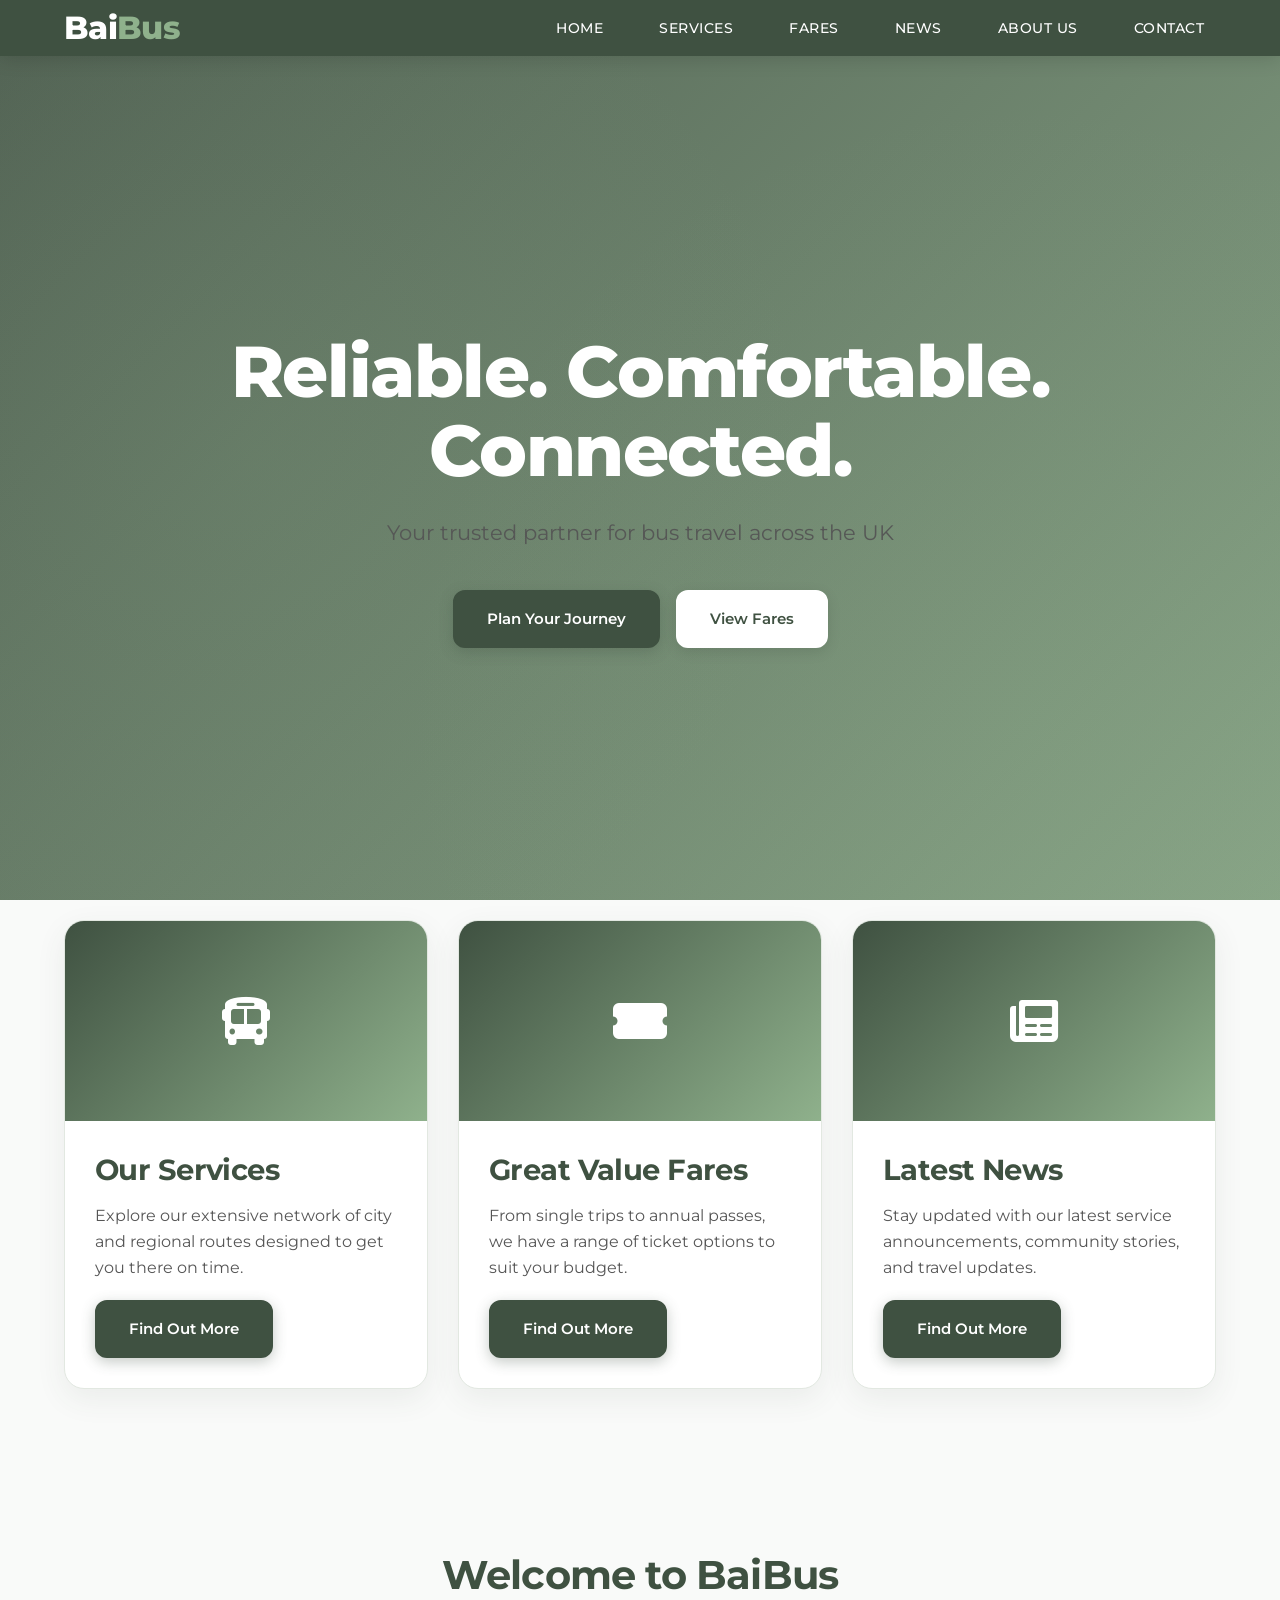
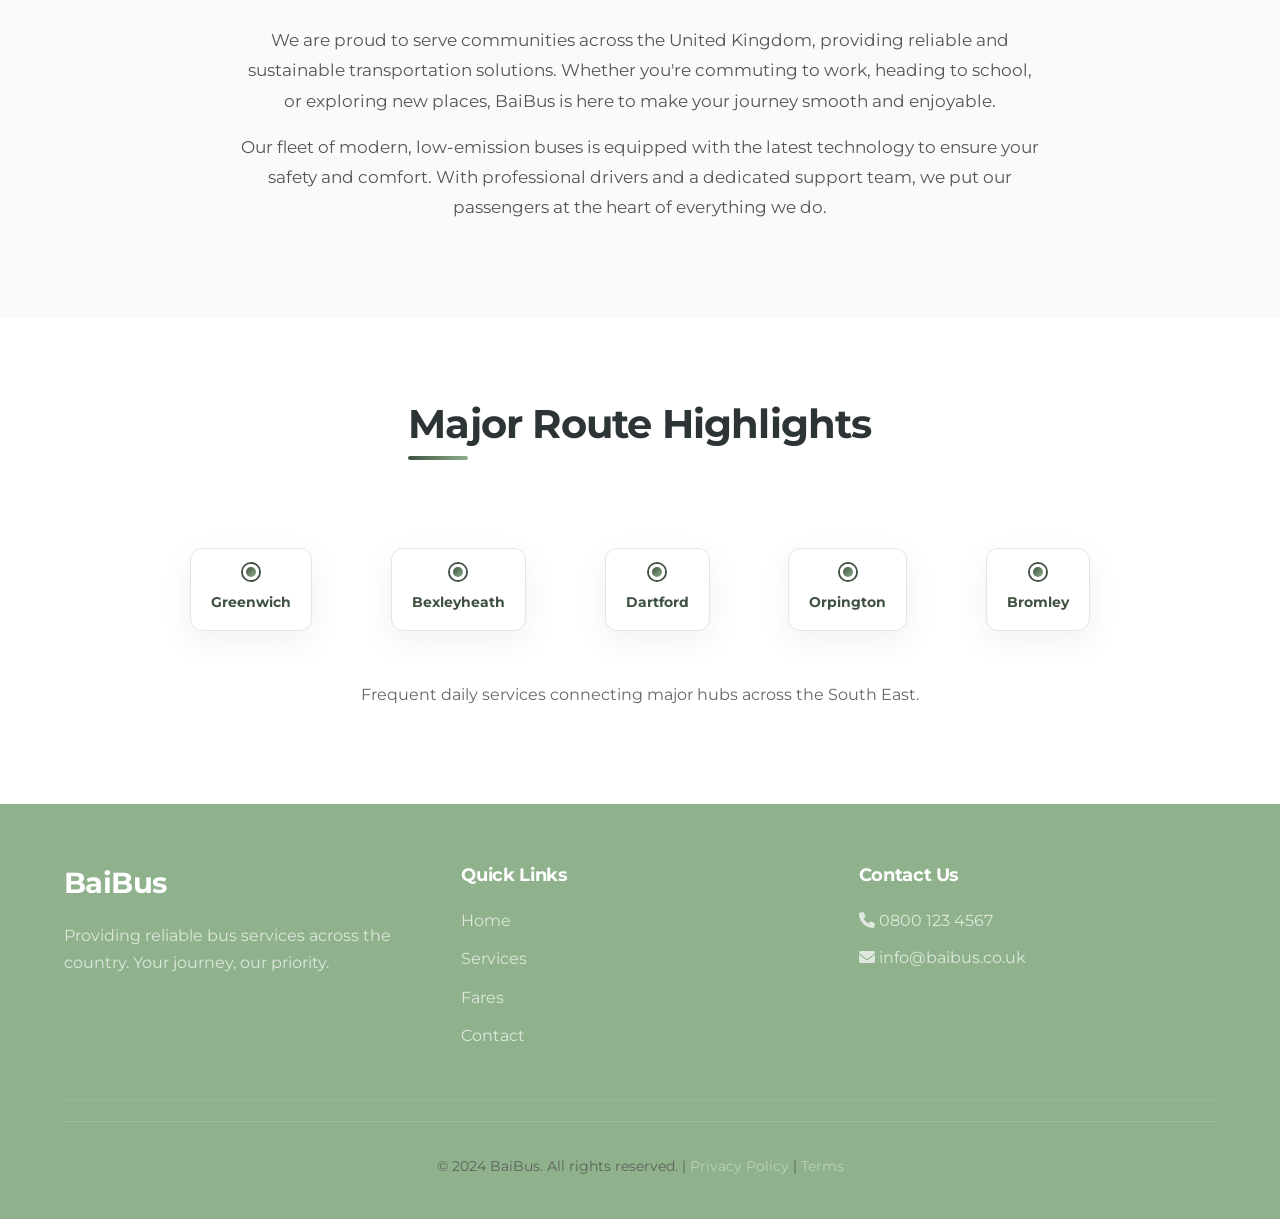
<file: index.html>
<!doctype html>
<html lang="en">
  <head>
    <meta charset="UTF-8" />
    <meta name="viewport" content="width=device-width, initial-scale=1.0" />
    <title>BaiBus - Your Journey, Our Priority</title>
    <link rel="stylesheet" href="css/styles.css" />
    <link
      rel="stylesheet"
      href="https://cdnjs.cloudflare.com/ajax/libs/font-awesome/6.0.0/css/all.min.css"
    />
    <link
      href="https://fonts.googleapis.com/css2?family=Montserrat:wght@300;400;500;600;700;800&family=Inter:wght@400;500;600&display=swap"
      rel="stylesheet"
    />
  </head>
  <body>
    <!-- Header -->
    <header>
      <div class="container">
        <div class="logo">
          <a href="index.html"
            ><h1>
              <span class="logo-bai">Bai</span><span class="logo-bus">Bus</span>
            </h1></a
          >
        </div>
        <nav>
          <ul>
            <li><a href="index.html">Home</a></li>
            <li><a href="services.html">Services</a></li>
            <li><a href="fares.html">Fares</a></li>
            <li><a href="news.html">News</a></li>
            <li><a href="about.html">About Us</a></li>
            <li><a href="contact.html">Contact</a></li>
          </ul>
        </nav>
        <div class="mobile-menu-toggle">
          <i class="fas fa-bars"></i>
        </div>
      </div>
    </header>

    <!-- Hero Section -->
    <section class="hero">
      <div class="hero-content">
        <h1>Reliable. Comfortable. Connected.</h1>
        <p>Your trusted partner for bus travel across the UK</p>
        <div class="hero-buttons">
          <a href="services.html" class="btn-primary">Plan Your Journey</a>
          <a href="fares.html" class="btn-secondary">View Fares</a>
        </div>
      </div>
    </section>

    <!-- Featured Services Grid -->
    <section class="featured-services">
      <div class="container">
        <div class="featured-grid">
          <!-- Card 1 -->
          <div class="feature-card">
            <div class="feature-image">
              <i class="fas fa-bus"></i>
            </div>
            <div class="feature-content">
              <h3>Our Services</h3>
              <p>
                Explore our extensive network of city and regional routes
                designed to get you there on time.
              </p>
              <a href="services.html" class="btn-primary">Find Out More</a>
            </div>
          </div>
          <!-- Card 2 -->
          <div class="feature-card">
            <div class="feature-image">
              <i class="fas fa-ticket-alt"></i>
            </div>
            <div class="feature-content">
              <h3>Great Value Fares</h3>
              <p>
                From single trips to annual passes, we have a range of ticket
                options to suit your budget.
              </p>
              <a href="fares.html" class="btn-primary">Find Out More</a>
            </div>
          </div>
          <!-- Card 3 -->
          <div class="feature-card">
            <div class="feature-image">
              <i class="fas fa-newspaper"></i>
            </div>
            <div class="feature-content">
              <h3>Latest News</h3>
              <p>
                Stay updated with our latest service announcements, community
                stories, and travel updates.
              </p>
              <a href="news.html" class="btn-primary">Find Out More</a>
            </div>
          </div>
        </div>
      </div>
    </section>

    <!-- Welcome Section -->
    <section class="welcome-section">
      <div class="container">
        <div class="welcome-content">
          <h2>Welcome to BaiBus</h2>
          <p>
            We are proud to serve communities across the United Kingdom,
            providing reliable and sustainable transportation solutions. Whether
            you're commuting to work, heading to school, or exploring new
            places, BaiBus is here to make your journey smooth and enjoyable.
          </p>
          <p>
            Our fleet of modern, low-emission buses is equipped with the latest
            technology to ensure your safety and comfort. With professional
            drivers and a dedicated support team, we put our passengers at the
            heart of everything we do.
          </p>
        </div>
      </div>
    </section>

    <!-- Route Timeline Section -->
    <section class="route-timeline">
      <div class="container">
        <h2 class="section-title">Major Route Highlights</h2>
        <div class="timeline-container">
          <div class="timeline-stop">
            <div class="stop-dot"></div>
            <span class="stop-name">Greenwich</span>
          </div>
          <div class="timeline-stop">
            <div class="stop-dot"></div>
            <span class="stop-name">Bexleyheath</span>
          </div>
          <div class="timeline-stop">
            <div class="stop-dot"></div>
            <span class="stop-name">Dartford</span>
          </div>
          <div class="timeline-stop">
            <div class="stop-dot"></div>
            <span class="stop-name">Orpington</span>
          </div>
          <div class="timeline-stop">
            <div class="stop-dot"></div>
            <span class="stop-name">Bromley</span>
          </div>
        </div>
        <p style="margin-top: 30px; color: #666">
          Frequent daily services connecting major hubs across the South East.
        </p>
      </div>
    </section>

    <!-- Footer -->
    <footer>
      <div class="container">
        <div
          class="footer-content"
          style="
            display: grid;
            grid-template-columns: 1fr 1fr 1fr;
            gap: 40px;
            border-bottom: 1px solid rgba(255, 255, 255, 0.1);
            padding-bottom: 40px;
            margin-bottom: 20px;
          "
        >
          <div class="footer-info">
            <h3 style="color: white; margin-bottom: 20px">BaiBus</h3>
            <p style="color: rgba(255, 255, 255, 0.7)">
              Providing reliable bus services across the country. Your journey,
              our priority.
            </p>
          </div>
          <div class="footer-links">
            <h4 style="color: white; margin-bottom: 20px">Quick Links</h4>
            <ul style="list-style: none">
              <li>
                <a
                  href="index.html"
                  style="
                    color: rgba(255, 255, 255, 0.7);
                    display: block;
                    margin-bottom: 10px;
                  "
                  >Home</a
                >
              </li>
              <li>
                <a
                  href="services.html"
                  style="
                    color: rgba(255, 255, 255, 0.7);
                    display: block;
                    margin-bottom: 10px;
                  "
                  >Services</a
                >
              </li>
              <li>
                <a
                  href="fares.html"
                  style="
                    color: rgba(255, 255, 255, 0.7);
                    display: block;
                    margin-bottom: 10px;
                  "
                  >Fares</a
                >
              </li>
              <li>
                <a
                  href="contact.html"
                  style="
                    color: rgba(255, 255, 255, 0.7);
                    display: block;
                    margin-bottom: 10px;
                  "
                  >Contact</a
                >
              </li>
            </ul>
          </div>
          <div class="footer-contact">
            <h4 style="color: white; margin-bottom: 20px">Contact Us</h4>
            <p style="color: rgba(255, 255, 255, 0.7); margin-bottom: 10px">
              <i class="fas fa-phone"></i> 0800 123 4567
            </p>
            <p style="color: rgba(255, 255, 255, 0.7)">
              <i class="fas fa-envelope"></i> info@baibus.co.uk
            </p>
          </div>
        </div>
        <div
          class="footer-bottom"
          style="
            text-align: center;
            color: rgba(255, 255, 255, 0.5);
            font-size: 0.9rem;
          "
        >
          <p>
            &copy; 2024 BaiBus. All rights reserved. |
            <a href="#" style="color: rgba(255, 255, 255, 0.5)"
              >Privacy Policy</a
            >
            | <a href="#" style="color: rgba(255, 255, 255, 0.5)">Terms</a>
          </p>
        </div>
      </div>
    </footer>

    <script src="js/script.js"></script>
  </body>
</html>
</file>
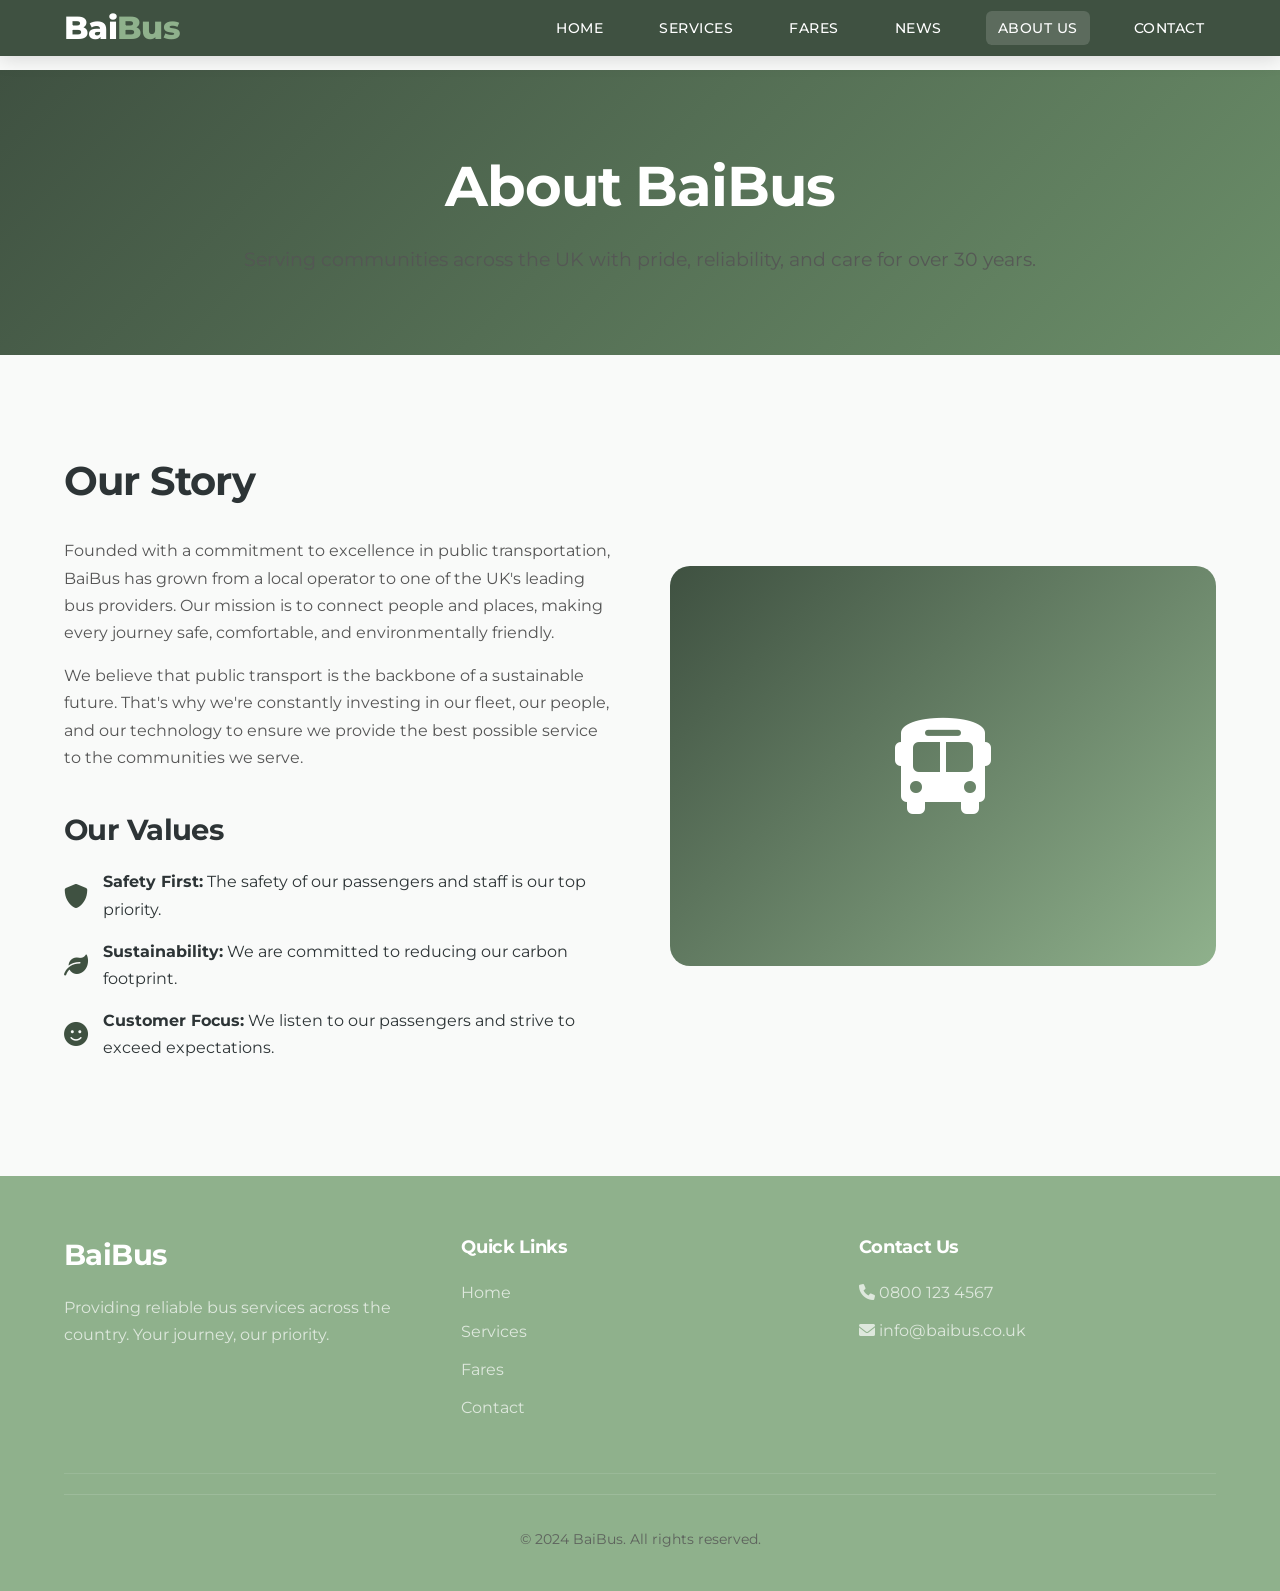
<file: about.html>
<!DOCTYPE html>
<html lang="en">
<head>
    <meta charset="UTF-8">
    <meta name="viewport" content="width=device-width, initial-scale=1.0">
    <title>About Us - BaiBus</title>
    <link rel="stylesheet" href="css/styles.css">
    <link rel="stylesheet" href="https://cdnjs.cloudflare.com/ajax/libs/font-awesome/6.0.0/css/all.min.css">
    <link href="https://fonts.googleapis.com/css2?family=Montserrat:wght@300;400;500;600;700;800&family=Inter:wght@400;500;600&display=swap" rel="stylesheet">
</head>
<body>
    <!-- Header -->
    <header>
        <div class="container">
            <div class="logo">
                <a href="index.html"><h1><span class="logo-bai">Bai</span><span class="logo-bus">Bus</span></h1></a>
            </div>
            <nav>
                <ul>
                    <li><a href="index.html">Home</a></li>
                    <li><a href="services.html">Services</a></li>
                    <li><a href="fares.html">Fares</a></li>
                    <li><a href="news.html">News</a></li>
                    <li><a href="about.html" class="active">About Us</a></li>
                    <li><a href="contact.html">Contact</a></li>
                </ul>
            </nav>
            <div class="mobile-menu-toggle">
                <i class="fas fa-bars"></i>
            </div>
        </div>
    </header>

    <!-- Page Header -->
    <section class="page-header">
        <div class="container">
            <h1 style="font-size: 3.5rem; margin-bottom: 20px;">About BaiBus</h1>
            <p style="font-size: 1.2rem; max-width: 800px; margin: 0 auto; opacity: 0.9;">Serving communities across the UK with pride, reliability, and care for over 30 years.</p>
        </div>
    </section>

    <!-- About Content -->
    <section class="about-page" style="padding: 100px 0;">
        <div class="container">
            <div class="about-grid" style="display: grid; grid-template-columns: 1fr 1fr; gap: 60px; align-items: center;">
                <div class="about-text">
                    <h2 style="text-align: left; margin-bottom: 30px;">Our Story</h2>
                    <p>Founded with a commitment to excellence in public transportation, BaiBus has grown from a local operator to one of the UK's leading bus providers. Our mission is to connect people and places, making every journey safe, comfortable, and environmentally friendly.</p>
                    <p>We believe that public transport is the backbone of a sustainable future. That's why we're constantly investing in our fleet, our people, and our technology to ensure we provide the best possible service to the communities we serve.</p>
                    
                    <div class="values" style="margin-top: 40px;">
                        <h3 style="margin-bottom: 20px;">Our Values</h3>
                        <ul style="list-style: none;">
                            <li style="margin-bottom: 15px; display: flex; align-items: center; gap: 15px;">
                                <i class="fas fa-shield-alt" style="color: var(--primary-color); font-size: 1.5rem;"></i>
                                <span><strong>Safety First:</strong> The safety of our passengers and staff is our top priority.</span>
                            </li>
                            <li style="margin-bottom: 15px; display: flex; align-items: center; gap: 15px;">
                                <i class="fas fa-leaf" style="color: var(--primary-color); font-size: 1.5rem;"></i>
                                <span><strong>Sustainability:</strong> We are committed to reducing our carbon footprint.</span>
                            </li>
                            <li style="margin-bottom: 15px; display: flex; align-items: center; gap: 15px;">
                                <i class="fas fa-smile" style="color: var(--primary-color); font-size: 1.5rem;"></i>
                                <span><strong>Customer Focus:</strong> We listen to our passengers and strive to exceed expectations.</span>
                            </li>
                        </ul>
                    </div>
                </div>
                <div class="about-image-container">
                    <div style="width: 100%; height: 400px; background: linear-gradient(135deg, var(--primary-color), var(--secondary-color)); border-radius: 20px; display: flex; align-items: center; justify-content: center; font-size: 6rem; color: white;">
                        <i class="fas fa-bus"></i>
                    </div>
                </div>
            </div>
        </div>
    </section>

    <!-- Footer -->
    <footer>
        <div class="container">
            <div class="footer-content" style="display: grid; grid-template-columns: 1fr 1fr 1fr; gap: 40px; border-bottom: 1px solid rgba(255,255,255,0.1); padding-bottom: 40px; margin-bottom: 20px;">
                <div class="footer-info">
                    <h3 style="color: white; margin-bottom: 20px;">BaiBus</h3>
                    <p style="color: rgba(255,255,255,0.7);">Providing reliable bus services across the country. Your journey, our priority.</p>
                </div>
                <div class="footer-links">
                    <h4 style="color: white; margin-bottom: 20px;">Quick Links</h4>
                    <ul style="list-style: none;">
                        <li><a href="index.html" style="color: rgba(255,255,255,0.7); display: block; margin-bottom: 10px;">Home</a></li>
                        <li><a href="services.html" style="color: rgba(255,255,255,0.7); display: block; margin-bottom: 10px;">Services</a></li>
                        <li><a href="fares.html" style="color: rgba(255,255,255,0.7); display: block; margin-bottom: 10px;">Fares</a></li>
                        <li><a href="contact.html" style="color: rgba(255,255,255,0.7); display: block; margin-bottom: 10px;">Contact</a></li>
                    </ul>
                </div>
                <div class="footer-contact">
                    <h4 style="color: white; margin-bottom: 20px;">Contact Us</h4>
                    <p style="color: rgba(255,255,255,0.7); margin-bottom: 10px;"><i class="fas fa-phone"></i> 0800 123 4567</p>
                    <p style="color: rgba(255,255,255,0.7);"><i class="fas fa-envelope"></i> info@baibus.co.uk</p>
                </div>
            </div>
            <div class="footer-bottom" style="text-align: center; color: rgba(255,255,255,0.5); font-size: 0.9rem;">
                <p>&copy; 2024 BaiBus. All rights reserved.</p>
            </div>
        </div>
    </footer>
</body>
</html>
</file>
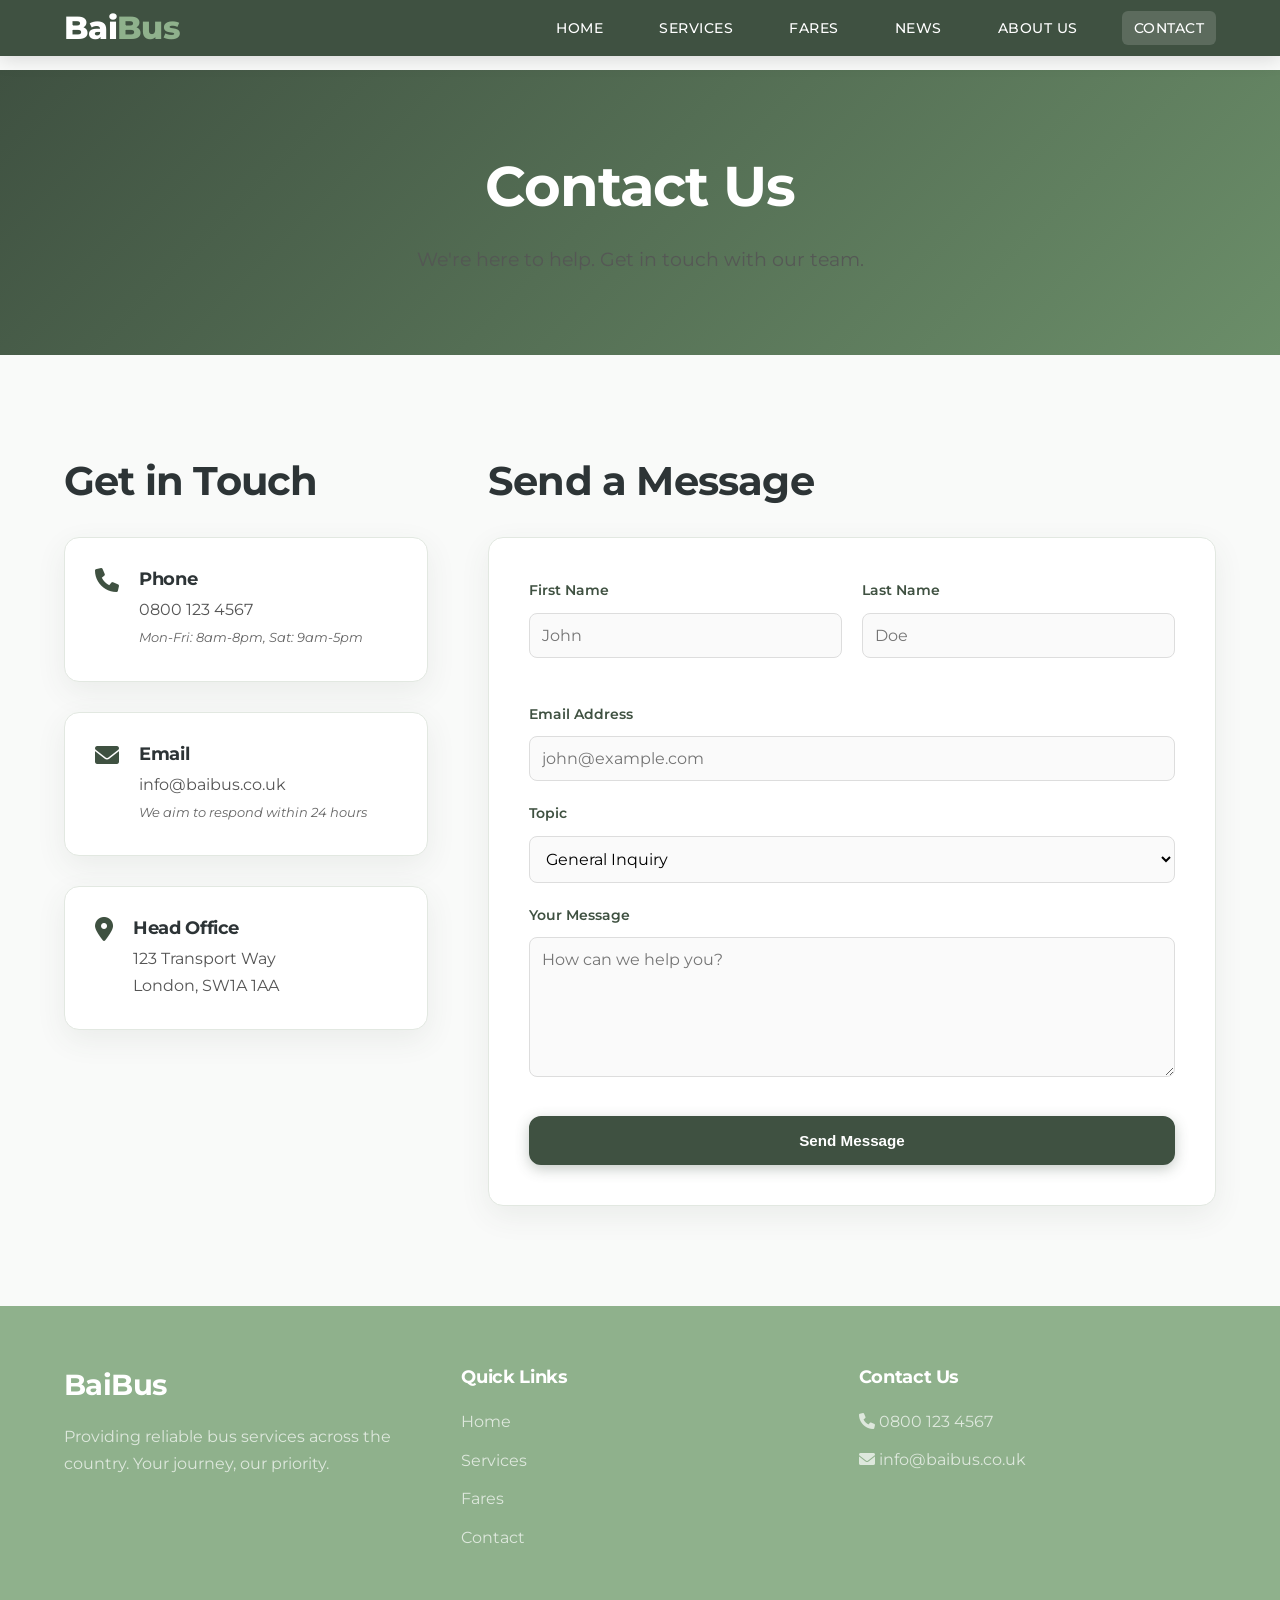
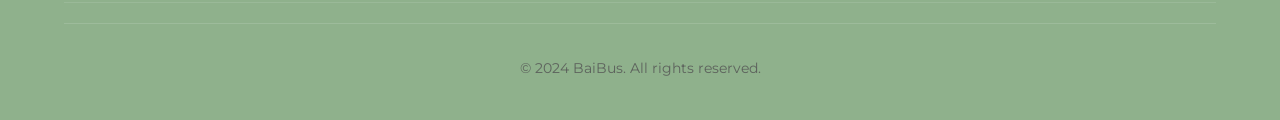
<file: contact.html>
<!DOCTYPE html>
<html lang="en">
<head>
    <meta charset="UTF-8">
    <meta name="viewport" content="width=device-width, initial-scale=1.0">
    <title>Contact Us - BaiBus</title>
    <link rel="stylesheet" href="css/styles.css">
    <link rel="stylesheet" href="https://cdnjs.cloudflare.com/ajax/libs/font-awesome/6.0.0/css/all.min.css">
    <link href="https://fonts.googleapis.com/css2?family=Montserrat:wght@300;400;500;600;700;800&family=Inter:wght@400;500;600&display=swap" rel="stylesheet">
</head>
<body>
    <!-- Header -->
    <header>
        <div class="container">
            <div class="logo">
                <a href="index.html"><h1><span class="logo-bai">Bai</span><span class="logo-bus">Bus</span></h1></a>
            </div>
            <nav>
                <ul>
                    <li><a href="index.html">Home</a></li>
                    <li><a href="services.html">Services</a></li>
                    <li><a href="fares.html">Fares</a></li>
                    <li><a href="news.html">News</a></li>
                    <li><a href="about.html">About Us</a></li>
                    <li><a href="contact.html" class="active">Contact</a></li>
                </ul>
            </nav>
            <div class="mobile-menu-toggle">
                <i class="fas fa-bars"></i>
            </div>
        </div>
    </header>

    <!-- Page Header -->
    <section class="page-header">
        <div class="container">
            <h1 style="font-size: 3.5rem; margin-bottom: 20px;">Contact Us</h1>
            <p style="font-size: 1.2rem; max-width: 800px; margin: 0 auto; opacity: 0.9;">We're here to help. Get in touch with our team.</p>
        </div>
    </section>

    <!-- Contact Content -->
    <section class="contact-page" style="padding: 100px 0;">
        <div class="container">
            <div class="contact-grid" style="display: grid; grid-template-columns: 1fr 2fr; gap: 60px;">
                <!-- Contact Info -->
                <div class="contact-details">
                    <h2 style="text-align: left; margin-bottom: 30px;">Get in Touch</h2>
                    
                    <div class="contact-card" style="background: white; padding: 30px; border-radius: 15px; box-shadow: var(--shadow); border: 1px solid var(--border-color); margin-bottom: 30px;">
                        <div style="display: flex; gap: 20px; align-items: flex-start;">
                            <i class="fas fa-phone" style="font-size: 1.5rem; color: var(--primary-color);"></i>
                            <div>
                                <h4 style="margin: 0 0 5px 0;">Phone</h4>
                                <p style="margin: 0;">0800 123 4567</p>
                                <span style="font-size: 0.8rem; color: #666; font-style: italic;">Mon-Fri: 8am-8pm, Sat: 9am-5pm</span>
                            </div>
                        </div>
                    </div>

                    <div class="contact-card" style="background: white; padding: 30px; border-radius: 15px; box-shadow: var(--shadow); border: 1px solid var(--border-color); margin-bottom: 30px;">
                        <div style="display: flex; gap: 20px; align-items: flex-start;">
                            <i class="fas fa-envelope" style="font-size: 1.5rem; color: var(--primary-color);"></i>
                            <div>
                                <h4 style="margin: 0 0 5px 0;">Email</h4>
                                <p style="margin: 0;">info@baibus.co.uk</p>
                                <span style="font-size: 0.8rem; color: #666; font-style: italic;">We aim to respond within 24 hours</span>
                            </div>
                        </div>
                    </div>

                    <div class="contact-card" style="background: white; padding: 30px; border-radius: 15px; box-shadow: var(--shadow); border: 1px solid var(--border-color);">
                        <div style="display: flex; gap: 20px; align-items: flex-start;">
                            <i class="fas fa-map-marker-alt" style="font-size: 1.5rem; color: var(--primary-color);"></i>
                            <div>
                                <h4 style="margin: 0 0 5px 0;">Head Office</h4>
                                <p style="margin: 0;">123 Transport Way<br>London, SW1A 1AA</p>
                            </div>
                        </div>
                    </div>
                </div>

                <!-- Contact Form -->
                <div class="contact-form-container">
                    <h2 style="text-align: left; margin-bottom: 30px;">Send a Message</h2>
                    <form style="background: white; padding: 40px; border-radius: 15px; box-shadow: var(--shadow); border: 1px solid var(--border-color);">
                        <div style="display: grid; grid-template-columns: 1fr 1fr; gap: 20px; margin-bottom: 20px;">
                            <div class="form-group">
                                <label style="display: block; margin-bottom: 10px; font-weight: 600;">First Name</label>
                                <input type="text" placeholder="John" style="width: 100%; padding: 12px; border: 1px solid #ddd; border-radius: 8px;">
                            </div>
                            <div class="form-group">
                                <label style="display: block; margin-bottom: 10px; font-weight: 600;">Last Name</label>
                                <input type="text" placeholder="Doe" style="width: 100%; padding: 12px; border: 1px solid #ddd; border-radius: 8px;">
                            </div>
                        </div>
                        <div class="form-group" style="margin-bottom: 20px;">
                            <label style="display: block; margin-bottom: 10px; font-weight: 600;">Email Address</label>
                            <input type="email" placeholder="john@example.com" style="width: 100%; padding: 12px; border: 1px solid #ddd; border-radius: 8px;">
                        </div>
                        <div class="form-group" style="margin-bottom: 20px;">
                            <label style="display: block; margin-bottom: 10px; font-weight: 600;">Topic</label>
                            <select style="width: 100%; padding: 12px; border: 1px solid #ddd; border-radius: 8px;">
                                <option>General Inquiry</option>
                                <option>Lost Property</option>
                                <option>Complaints</option>
                                <option>Feedback</option>
                                <option>Business Partnership</option>
                            </select>
                        </div>
                        <div class="form-group" style="margin-bottom: 30px;">
                            <label style="display: block; margin-bottom: 10px; font-weight: 600;">Your Message</label>
                            <textarea rows="6" placeholder="How can we help you?" style="width: 100%; padding: 12px; border: 1px solid #ddd; border-radius: 8px;"></textarea>
                        </div>
                        <button type="submit" class="btn-primary" style="width: 100%;">Send Message</button>
                    </form>
                </div>
            </div>
        </div>
    </section>

    <!-- Footer (Shared) -->
    <footer>
        <div class="container">
            <div class="footer-content" style="display: grid; grid-template-columns: 1fr 1fr 1fr; gap: 40px; border-bottom: 1px solid rgba(255,255,255,0.1); padding-bottom: 40px; margin-bottom: 20px;">
                <div class="footer-info">
                    <h3 style="color: white; margin-bottom: 20px;">BaiBus</h3>
                    <p style="color: rgba(255,255,255,0.7);">Providing reliable bus services across the country. Your journey, our priority.</p>
                </div>
                <div class="footer-links">
                    <h4 style="color: white; margin-bottom: 20px;">Quick Links</h4>
                    <ul style="list-style: none;">
                        <li><a href="index.html" style="color: rgba(255,255,255,0.7); display: block; margin-bottom: 10px;">Home</a></li>
                        <li><a href="services.html" style="color: rgba(255,255,255,0.7); display: block; margin-bottom: 10px;">Services</a></li>
                        <li><a href="fares.html" style="color: rgba(255,255,255,0.7); display: block; margin-bottom: 10px;">Fares</a></li>
                        <li><a href="contact.html" style="color: rgba(255,255,255,0.7); display: block; margin-bottom: 10px;">Contact</a></li>
                    </ul>
                </div>
                <div class="footer-contact">
                    <h4 style="color: white; margin-bottom: 20px;">Contact Us</h4>
                    <p style="color: rgba(255,255,255,0.7); margin-bottom: 10px;"><i class="fas fa-phone"></i> 0800 123 4567</p>
                    <p style="color: rgba(255,255,255,0.7);"><i class="fas fa-envelope"></i> info@baibus.co.uk</p>
                </div>
            </div>
            <div class="footer-bottom" style="text-align: center; color: rgba(255,255,255,0.5); font-size: 0.9rem;">
                <p>&copy; 2024 BaiBus. All rights reserved.</p>
            </div>
        </div>
    </footer>
</body>
</html>
</file>
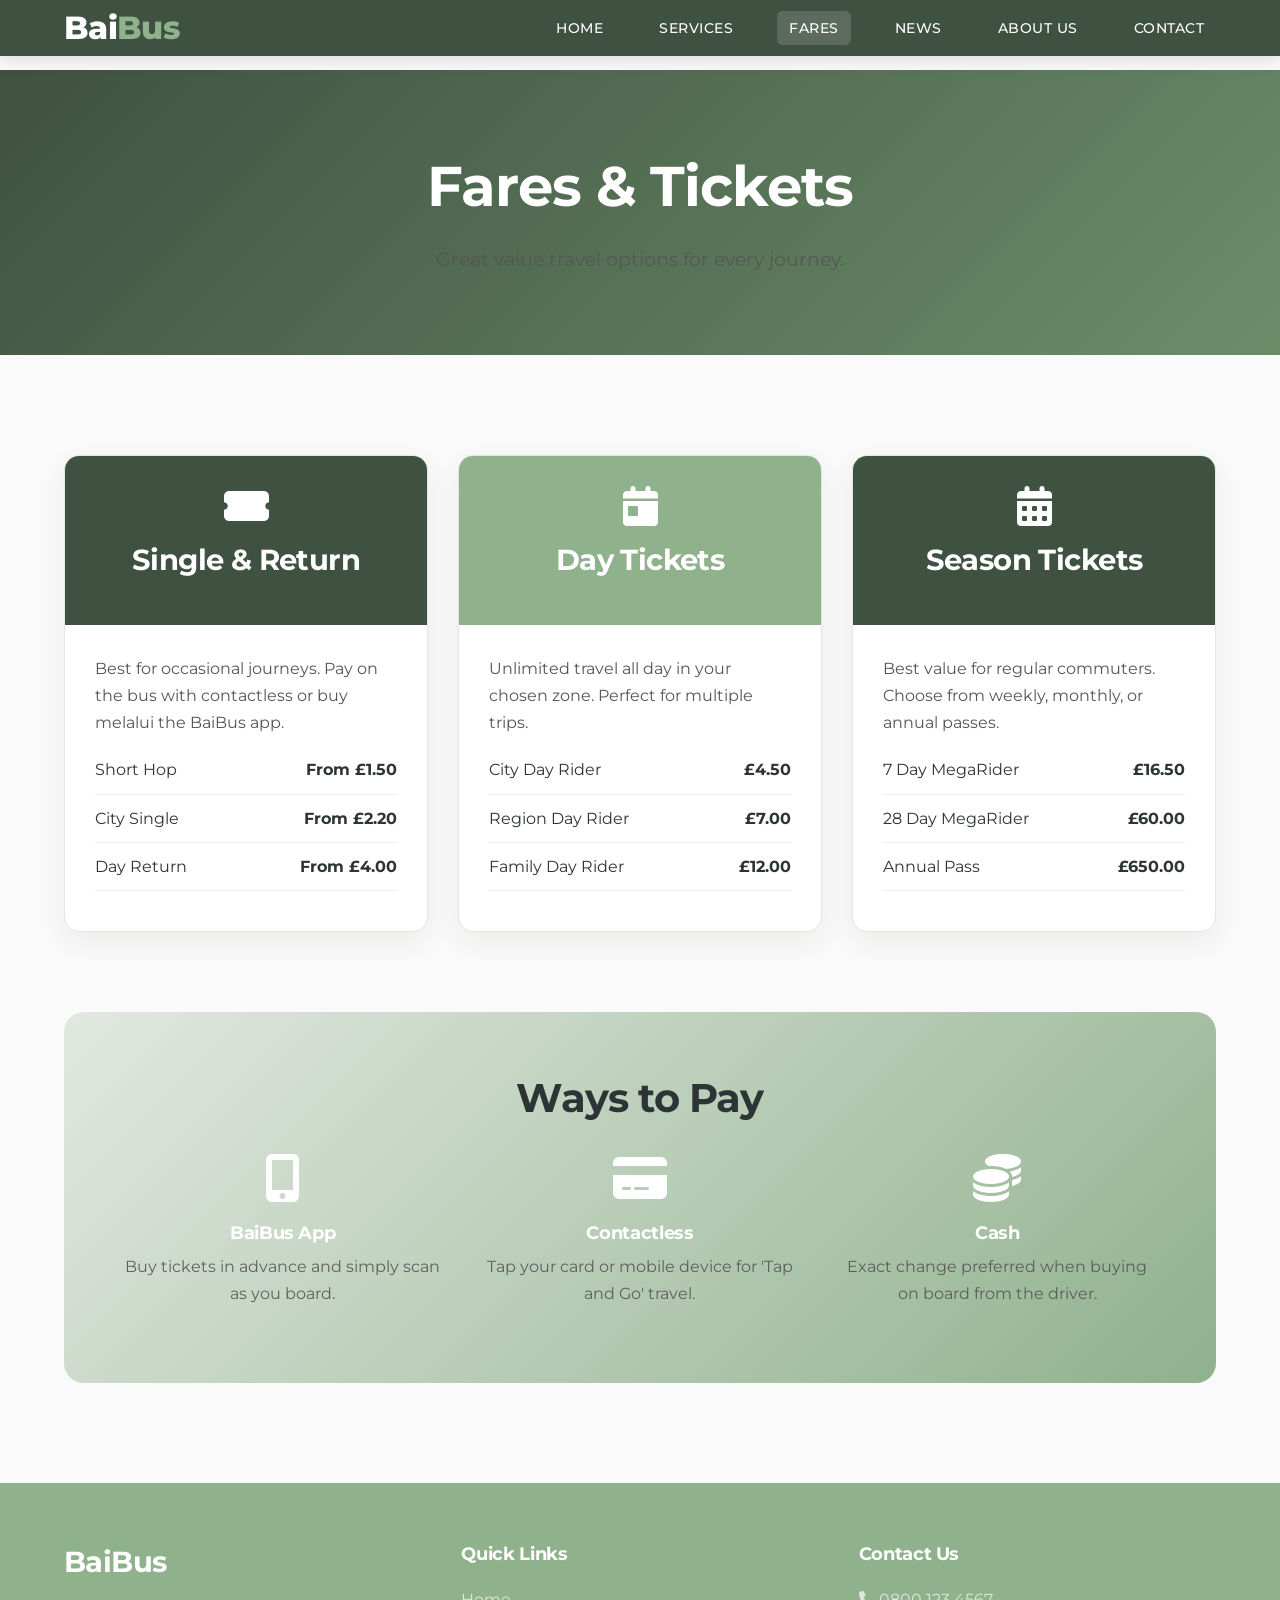
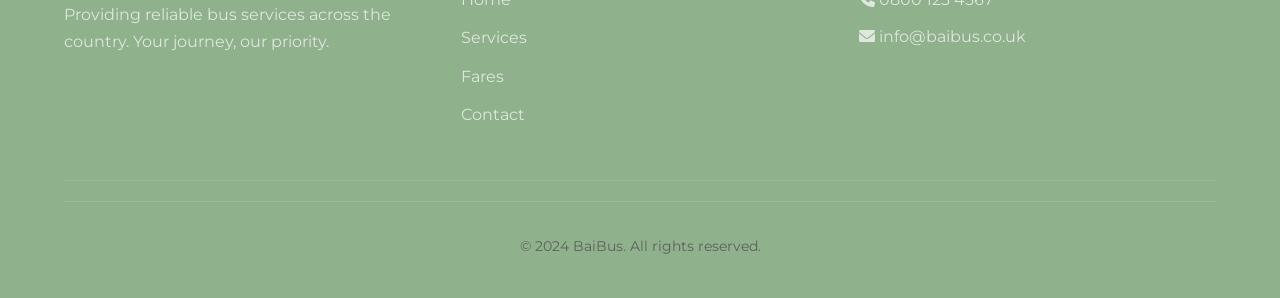
<file: fares.html>
<!DOCTYPE html>
<html lang="en">
<head>
    <meta charset="UTF-8">
    <meta name="viewport" content="width=device-width, initial-scale=1.0">
    <title>Fares & Tickets - BaiBus</title>
    <link rel="stylesheet" href="css/styles.css">
    <link rel="stylesheet" href="https://cdnjs.cloudflare.com/ajax/libs/font-awesome/6.0.0/css/all.min.css">
    <link href="https://fonts.googleapis.com/css2?family=Montserrat:wght@300;400;500;600;700;800&family=Inter:wght@400;500;600&display=swap" rel="stylesheet">
</head>
<body>
    <!-- Header -->
    <header>
        <div class="container">
            <div class="logo">
                <a href="index.html"><h1><span class="logo-bai">Bai</span><span class="logo-bus">Bus</span></h1></a>
            </div>
            <nav>
                <ul>
                    <li><a href="index.html">Home</a></li>
                    <li><a href="services.html">Services</a></li>
                    <li><a href="fares.html" class="active">Fares</a></li>
                    <li><a href="news.html">News</a></li>
                    <li><a href="about.html">About Us</a></li>
                    <li><a href="contact.html">Contact</a></li>
                </ul>
            </nav>
            <div class="mobile-menu-toggle">
                <i class="fas fa-bars"></i>
            </div>
        </div>
    </header>

    <!-- Page Header -->
    <section class="page-header">
        <div class="container">
            <h1 style="font-size: 3.5rem; margin-bottom: 20px;">Fares & Tickets</h1>
            <p style="font-size: 1.2rem; max-width: 800px; margin: 0 auto; opacity: 0.9;">Great value travel options for every journey.</p>
        </div>
    </section>

    <!-- Fares Content -->
    <section class="fares-section" style="padding: 100px 0;">
        <div class="container">
            <div class="fares-grid" style="display: grid; grid-template-columns: repeat(auto-fit, minmax(300px, 1fr)); gap: 30px;">
                <!-- Single/Return -->
                <div class="ticket-card" style="background: white; border-radius: 15px; overflow: hidden; box-shadow: var(--shadow); border: 1px solid var(--border-color);">
                    <div style="background: var(--primary-color); color: white; padding: 30px; text-align: center;">
                        <i class="fas fa-ticket-alt" style="font-size: 2.5rem; margin-bottom: 15px;"></i>
                        <h3>Single & Return</h3>
                    </div>
                    <div style="padding: 30px;">
                        <p>Best for occasional journeys. Pay on the bus with contactless or buy melalui the BaiBus app.</p>
                        <ul style="list-style: none; margin-top: 20px;">
                            <li style="margin-bottom: 10px; border-bottom: 1px solid #eee; padding-bottom: 10px; display: flex; justify-content: space-between;">
                                <span>Short Hop</span>
                                <strong>From £1.50</strong>
                            </li>
                            <li style="margin-bottom: 10px; border-bottom: 1px solid #eee; padding-bottom: 10px; display: flex; justify-content: space-between;">
                                <span>City Single</span>
                                <strong>From £2.20</strong>
                            </li>
                            <li style="margin-bottom: 10px; border-bottom: 1px solid #eee; padding-bottom: 10px; display: flex; justify-content: space-between;">
                                <span>Day Return</span>
                                <strong>From £4.00</strong>
                            </li>
                        </ul>
                    </div>
                </div>

                <!-- Day Tickets -->
                <div class="ticket-card" style="background: white; border-radius: 15px; overflow: hidden; box-shadow: var(--shadow); border: 1px solid var(--border-color);">
                    <div style="background: var(--secondary-color); color: white; padding: 30px; text-align: center;">
                        <i class="fas fa-calendar-day" style="font-size: 2.5rem; margin-bottom: 15px;"></i>
                        <h3>Day Tickets</h3>
                    </div>
                    <div style="padding: 30px;">
                        <p>Unlimited travel all day in your chosen zone. Perfect for multiple trips.</p>
                        <ul style="list-style: none; margin-top: 20px;">
                            <li style="margin-bottom: 10px; border-bottom: 1px solid #eee; padding-bottom: 10px; display: flex; justify-content: space-between;">
                                <span>City Day Rider</span>
                                <strong>£4.50</strong>
                            </li>
                            <li style="margin-bottom: 10px; border-bottom: 1px solid #eee; padding-bottom: 10px; display: flex; justify-content: space-between;">
                                <span>Region Day Rider</span>
                                <strong>£7.00</strong>
                            </li>
                            <li style="margin-bottom: 10px; border-bottom: 1px solid #eee; padding-bottom: 10px; display: flex; justify-content: space-between;">
                                <span>Family Day Rider</span>
                                <strong>£12.00</strong>
                            </li>
                        </ul>
                    </div>
                </div>

                <!-- Season Tickets -->
                <div class="ticket-card" style="background: white; border-radius: 15px; overflow: hidden; box-shadow: var(--shadow); border: 1px solid var(--border-color);">
                    <div style="background: var(--primary-color); color: white; padding: 30px; text-align: center;">
                        <i class="fas fa-calendar-alt" style="font-size: 2.5rem; margin-bottom: 15px;"></i>
                        <h3>Season Tickets</h3>
                    </div>
                    <div style="padding: 30px;">
                        <p>Best value for regular commuters. Choose from weekly, monthly, or annual passes.</p>
                        <ul style="list-style: none; margin-top: 20px;">
                            <li style="margin-bottom: 10px; border-bottom: 1px solid #eee; padding-bottom: 10px; display: flex; justify-content: space-between;">
                                <span>7 Day MegaRider</span>
                                <strong>£16.50</strong>
                            </li>
                            <li style="margin-bottom: 10px; border-bottom: 1px solid #eee; padding-bottom: 10px; display: flex; justify-content: space-between;">
                                <span>28 Day MegaRider</span>
                                <strong>£60.00</strong>
                            </li>
                            <li style="margin-bottom: 10px; border-bottom: 1px solid #eee; padding-bottom: 10px; display: flex; justify-content: space-between;">
                                <span>Annual Pass</span>
                                <strong>£650.00</strong>
                            </li>
                        </ul>
                    </div>
                </div>
            </div>

            <!-- Payment Methods -->
            <div class="payment-methods" style="margin-top: 80px; text-align: center; background: linear-gradient(135deg, var(--border-color), var(--secondary-color)); padding: 60px; border-radius: 20px;">
                <h2 style="margin-bottom: 30px;">Ways to Pay</h2>
                <div style="display: flex; justify-content: center; gap: 40px; flex-wrap: wrap;">
                    <div style="flex: 1; min-width: 200px;">
                        <i class="fas fa-mobile-alt" style="font-size: 3rem; color: white; margin-bottom: 20px;"></i>
                        <h4 style="color: white;">BaiBus App</h4>
                        <p style="opacity: 0.9;">Buy tickets in advance and simply scan as you board.</p>
                    </div>
                    <div style="flex: 1; min-width: 200px;">
                        <i class="fas fa-credit-card" style="font-size: 3rem; color: white; margin-bottom: 20px;"></i>
                        <h4 style="color: white;">Contactless</h4>
                        <p style="opacity: 0.9;">Tap your card or mobile device for 'Tap and Go' travel.</p>
                    </div>
                    <div style="flex: 1; min-width: 200px;">
                        <i class="fas fa-coins" style="font-size: 3rem; color: white; margin-bottom: 20px;"></i>
                        <h4 style="color: white;">Cash</h4>
                        <p style="opacity: 0.9;">Exact change preferred when buying on board from the driver.</p>
                    </div>
                </div>
            </div>
        </div>
    </section>

    <!-- Footer (Shared) -->
    <footer>
        <div class="container">
            <div class="footer-content" style="display: grid; grid-template-columns: 1fr 1fr 1fr; gap: 40px; border-bottom: 1px solid rgba(255,255,255,0.1); padding-bottom: 40px; margin-bottom: 20px;">
                <div class="footer-info">
                    <h3 style="color: white; margin-bottom: 20px;">BaiBus</h3>
                    <p style="color: rgba(255,255,255,0.7);">Providing reliable bus services across the country. Your journey, our priority.</p>
                </div>
                <div class="footer-links">
                    <h4 style="color: white; margin-bottom: 20px;">Quick Links</h4>
                    <ul style="list-style: none;">
                        <li><a href="index.html" style="color: rgba(255,255,255,0.7); display: block; margin-bottom: 10px;">Home</a></li>
                        <li><a href="services.html" style="color: rgba(255,255,255,0.7); display: block; margin-bottom: 10px;">Services</a></li>
                        <li><a href="fares.html" style="color: rgba(255,255,255,0.7); display: block; margin-bottom: 10px;">Fares</a></li>
                        <li><a href="contact.html" style="color: rgba(255,255,255,0.7); display: block; margin-bottom: 10px;">Contact</a></li>
                    </ul>
                </div>
                <div class="footer-contact">
                    <h4 style="color: white; margin-bottom: 20px;">Contact Us</h4>
                    <p style="color: rgba(255,255,255,0.7); margin-bottom: 10px;"><i class="fas fa-phone"></i> 0800 123 4567</p>
                    <p style="color: rgba(255,255,255,0.7);"><i class="fas fa-envelope"></i> info@baibus.co.uk</p>
                </div>
            </div>
            <div class="footer-bottom" style="text-align: center; color: rgba(255,255,255,0.5); font-size: 0.9rem;">
                <p>&copy; 2024 BaiBus. All rights reserved.</p>
            </div>
        </div>
    </footer>
</body>
</html>
</file>
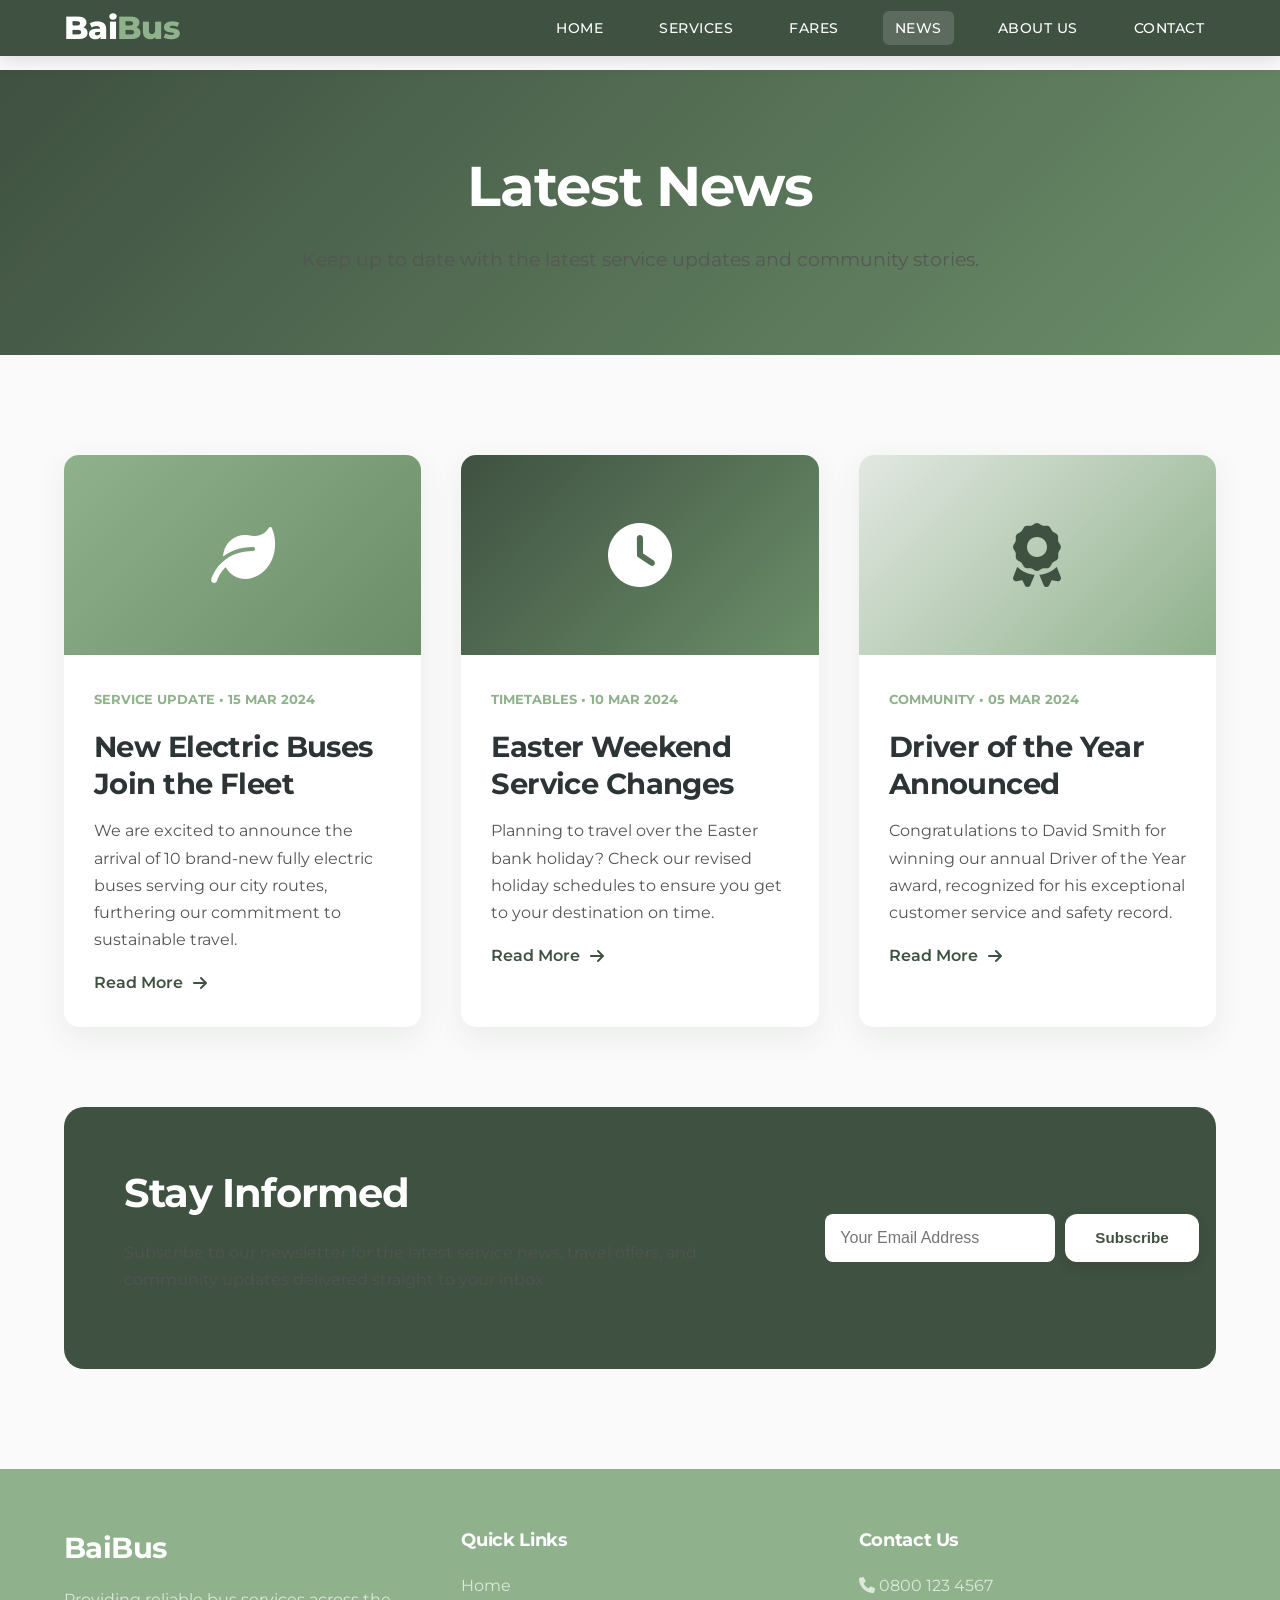
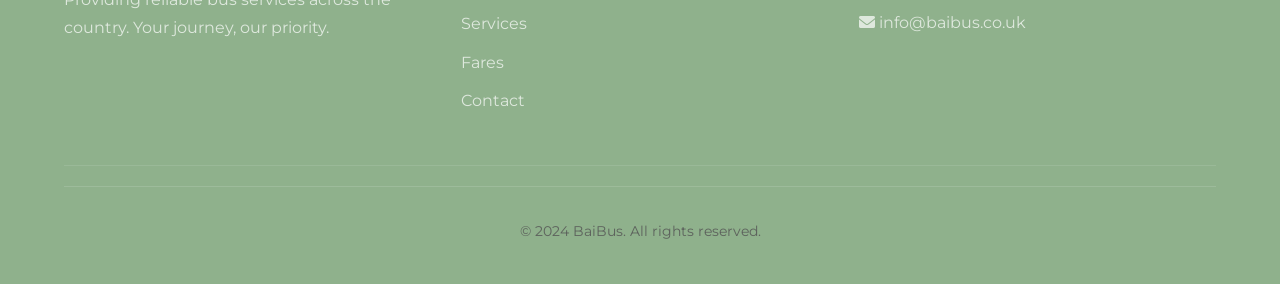
<file: news.html>
<!DOCTYPE html>
<html lang="en">
<head>
    <meta charset="UTF-8">
    <meta name="viewport" content="width=device-width, initial-scale=1.0">
    <title>Latest News - BaiBus</title>
    <link rel="stylesheet" href="css/styles.css">
    <link rel="stylesheet" href="https://cdnjs.cloudflare.com/ajax/libs/font-awesome/6.0.0/css/all.min.css">
    <link href="https://fonts.googleapis.com/css2?family=Montserrat:wght@300;400;500;600;700;800&family=Inter:wght@400;500;600&display=swap" rel="stylesheet">
</head>
<body>
    <!-- Header -->
    <header>
        <div class="container">
            <div class="logo">
                <a href="index.html"><h1><span class="logo-bai">Bai</span><span class="logo-bus">Bus</span></h1></a>
            </div>
            <nav>
                <ul>
                    <li><a href="index.html">Home</a></li>
                    <li><a href="services.html">Services</a></li>
                    <li><a href="fares.html">Fares</a></li>
                    <li><a href="news.html" class="active">News</a></li>
                    <li><a href="about.html">About Us</a></li>
                    <li><a href="contact.html">Contact</a></li>
                </ul>
            </nav>
            <div class="mobile-menu-toggle">
                <i class="fas fa-bars"></i>
            </div>
        </div>
    </header>

    <!-- Page Header -->
    <section class="page-header">
        <div class="container">
            <h1 style="font-size: 3.5rem; margin-bottom: 20px;">Latest News</h1>
            <p style="font-size: 1.2rem; max-width: 800px; margin: 0 auto; opacity: 0.9;">Keep up to date with the latest service updates and community stories.</p>
        </div>
    </section>

    <!-- News Grid -->
    <section class="news-section" style="padding: 100px 0;">
        <div class="container">
            <div class="news-grid" style="display: grid; grid-template-columns: repeat(auto-fit, minmax(350px, 1fr)); gap: 40px;">
                <!-- News Item 1 -->
                <article class="news-card" style="background: white; border-radius: 15px; overflow: hidden; box-shadow: var(--shadow); transition: var(--transition);">
                    <div style="height: 200px; background: linear-gradient(135deg, var(--secondary-color), var(--accent-color)); display: flex; align-items: center; justify-content: center; color: white; font-size: 4rem;">
                        <i class="fas fa-leaf"></i>
                    </div>
                    <div style="padding: 30px;">
                        <span style="color: var(--secondary-color); font-size: 0.8rem; font-weight: 700; text-transform: uppercase;">Service Update • 15 Mar 2024</span>
                        <h3 style="margin: 15px 0;">New Electric Buses Join the Fleet</h3>
                        <p>We are excited to announce the arrival of 10 brand-new fully electric buses serving our city routes, furthering our commitment to sustainable travel.</p>
                        <a href="#" style="color: var(--primary-color); font-weight: 600; display: inline-flex; align-items: center; gap: 10px;">Read More <i class="fas fa-arrow-right"></i></a>
                    </div>
                </article>

                <!-- News Item 2 -->
                <article class="news-card" style="background: white; border-radius: 15px; overflow: hidden; box-shadow: var(--shadow); transition: var(--transition);">
                    <div style="height: 200px; background: linear-gradient(135deg, var(--primary-color), var(--accent-color)); display: flex; align-items: center; justify-content: center; color: white; font-size: 4rem;">
                        <i class="fas fa-clock"></i>
                    </div>
                    <div style="padding: 30px;">
                        <span style="color: var(--secondary-color); font-size: 0.8rem; font-weight: 700; text-transform: uppercase;">Timetables • 10 Mar 2024</span>
                        <h3 style="margin: 15px 0;">Easter Weekend Service Changes</h3>
                        <p>Planning to travel over the Easter bank holiday? Check our revised holiday schedules to ensure you get to your destination on time.</p>
                        <a href="#" style="color: var(--primary-color); font-weight: 600; display: inline-flex; align-items: center; gap: 10px;">Read More <i class="fas fa-arrow-right"></i></a>
                    </div>
                </article>

                <!-- News Item 3 -->
                <article class="news-card" style="background: white; border-radius: 15px; overflow: hidden; box-shadow: var(--shadow); transition: var(--transition);">
                    <div style="height: 200px; background: linear-gradient(135deg, var(--border-color), var(--secondary-color)); display: flex; align-items: center; justify-content: center; color: var(--primary-color); font-size: 4rem;">
                        <i class="fas fa-award"></i>
                    </div>
                    <div style="padding: 30px;">
                        <span style="color: var(--secondary-color); font-size: 0.8rem; font-weight: 700; text-transform: uppercase;">Community • 05 Mar 2024</span>
                        <h3 style="margin: 15px 0;">Driver of the Year Announced</h3>
                        <p>Congratulations to David Smith for winning our annual Driver of the Year award, recognized for his exceptional customer service and safety record.</p>
                        <a href="#" style="color: var(--primary-color); font-weight: 600; display: inline-flex; align-items: center; gap: 10px;">Read More <i class="fas fa-arrow-right"></i></a>
                    </div>
                </article>
            </div>

            <!-- Newsletter -->
            <div class="newsletter" style="margin-top: 80px; background: var(--primary-color); padding: 60px; border-radius: 20px; color: white; display: flex; align-items: center; justify-content: space-between; flex-wrap: wrap; gap: 40px;">
                <div style="flex: 2; min-width: 300px;">
                    <h2 style="color: white; text-align: left; margin-bottom: 20px;">Stay Informed</h2>
                    <p style="opacity: 0.9;">Subscribe to our newsletter for the latest service news, travel offers, and community updates delivered straight to your inbox.</p>
                </div>
                <div style="flex: 1; min-width: 300px;">
                    <form style="display: flex; gap: 10px;">
                        <input type="email" placeholder="Your Email Address" style="flex: 1; padding: 15px; border-radius: 8px; border: none; font-size: 1rem;">
                        <button type="submit" class="btn-secondary" style="border: none; padding: 15px 30px; margin: 0;">Subscribe</button>
                    </form>
                </div>
            </div>
        </div>
    </section>

    <!-- Footer (Shared) -->
    <footer>
        <div class="container">
            <div class="footer-content" style="display: grid; grid-template-columns: 1fr 1fr 1fr; gap: 40px; border-bottom: 1px solid rgba(255,255,255,0.1); padding-bottom: 40px; margin-bottom: 20px;">
                <div class="footer-info">
                    <h3 style="color: white; margin-bottom: 20px;">BaiBus</h3>
                    <p style="color: rgba(255,255,255,0.7);">Providing reliable bus services across the country. Your journey, our priority.</p>
                </div>
                <div class="footer-links">
                    <h4 style="color: white; margin-bottom: 20px;">Quick Links</h4>
                    <ul style="list-style: none;">
                        <li><a href="index.html" style="color: rgba(255,255,255,0.7); display: block; margin-bottom: 10px;">Home</a></li>
                        <li><a href="services.html" style="color: rgba(255,255,255,0.7); display: block; margin-bottom: 10px;">Services</a></li>
                        <li><a href="fares.html" style="color: rgba(255,255,255,0.7); display: block; margin-bottom: 10px;">Fares</a></li>
                        <li><a href="contact.html" style="color: rgba(255,255,255,0.7); display: block; margin-bottom: 10px;">Contact</a></li>
                    </ul>
                </div>
                <div class="footer-contact">
                    <h4 style="color: white; margin-bottom: 20px;">Contact Us</h4>
                    <p style="color: rgba(255,255,255,0.7); margin-bottom: 10px;"><i class="fas fa-phone"></i> 0800 123 4567</p>
                    <p style="color: rgba(255,255,255,0.7);"><i class="fas fa-envelope"></i> info@baibus.co.uk</p>
                </div>
            </div>
            <div class="footer-bottom" style="text-align: center; color: rgba(255,255,255,0.5); font-size: 0.9rem;">
                <p>&copy; 2024 BaiBus. All rights reserved.</p>
            </div>
        </div>
    </footer>
</body>
</html>
</file>
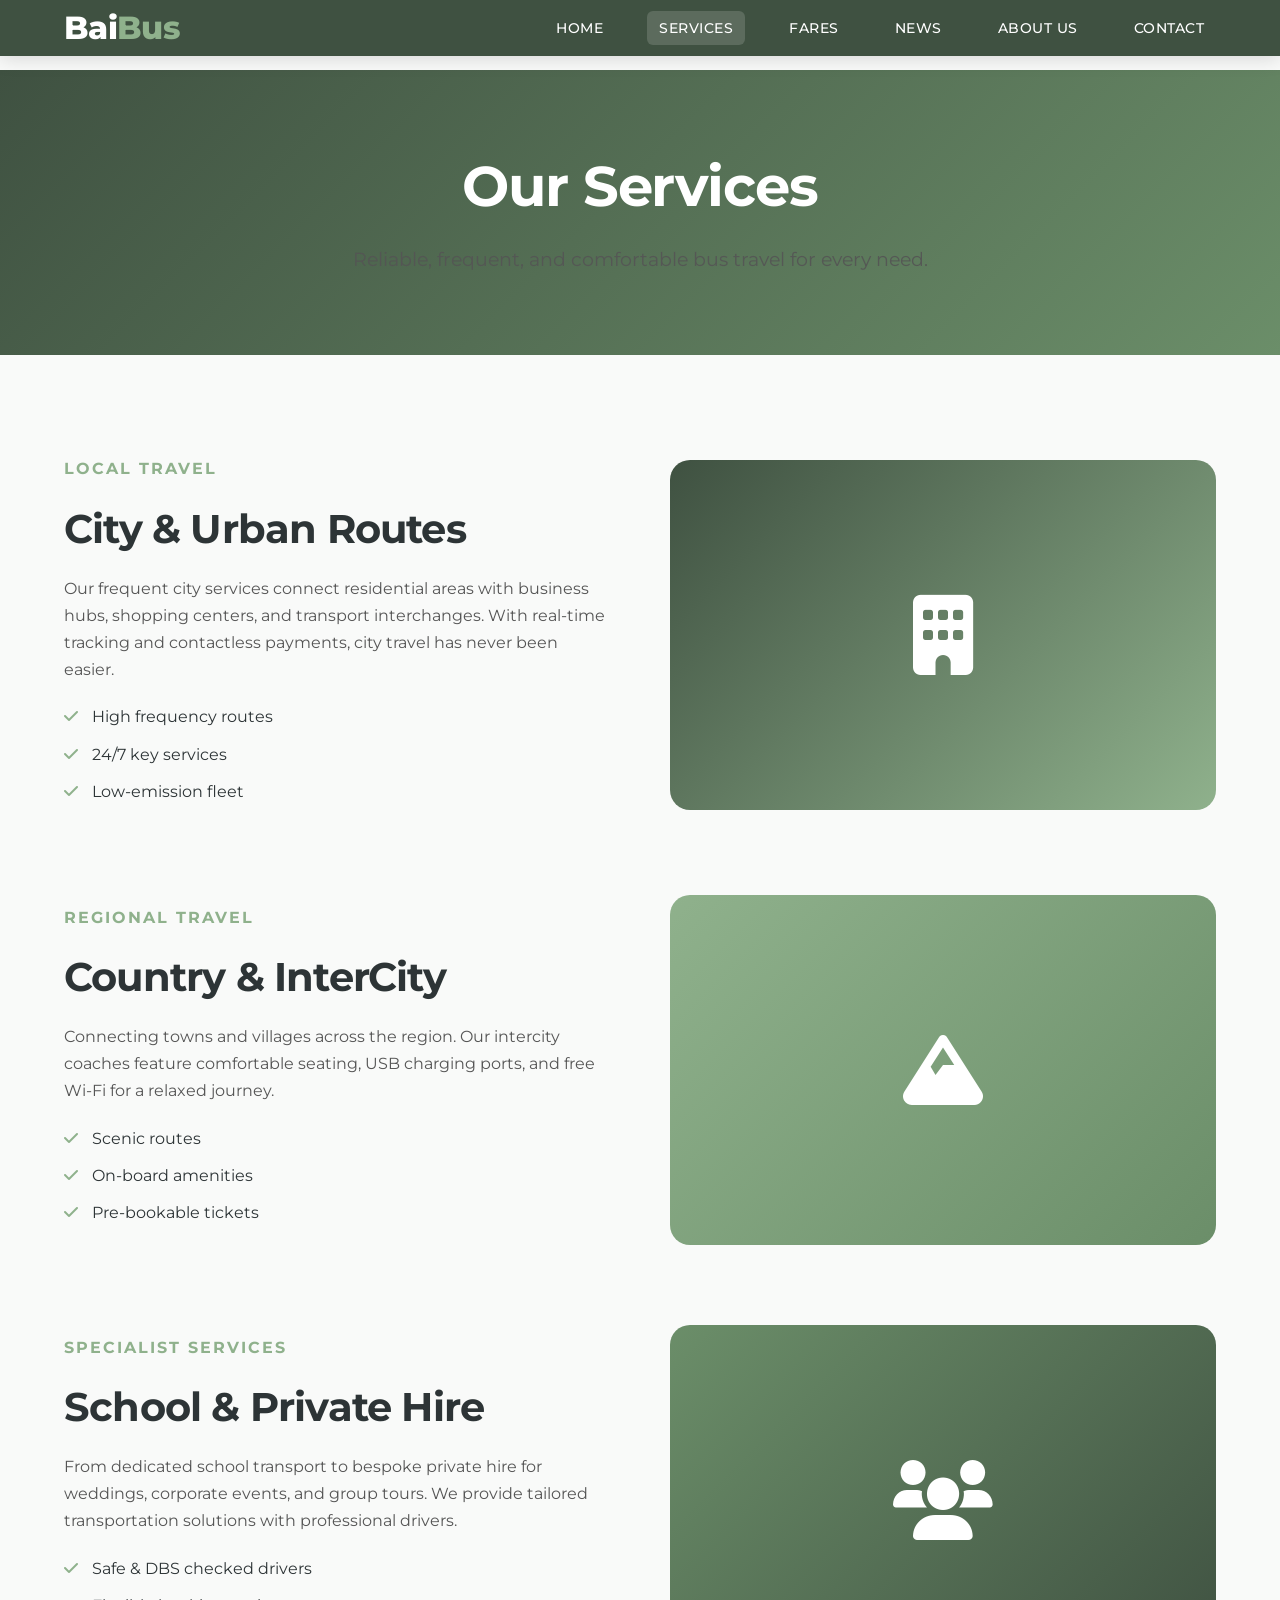
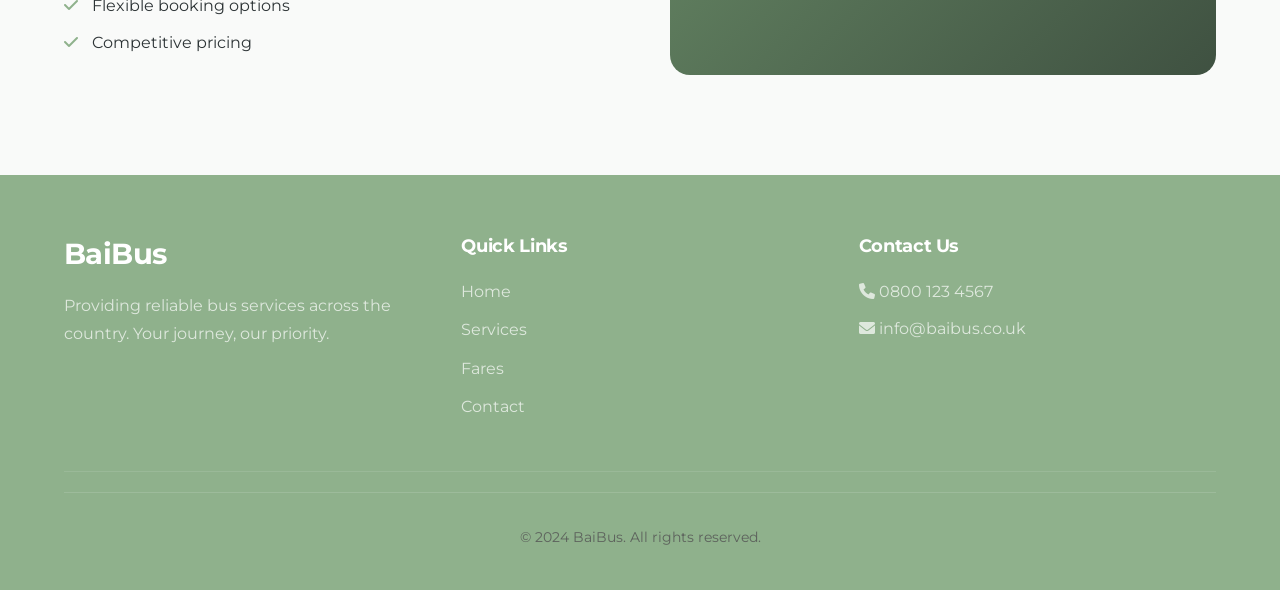
<file: services.html>
<!DOCTYPE html>
<html lang="en">
<head>
    <meta charset="UTF-8">
    <meta name="viewport" content="width=device-width, initial-scale=1.0">
    <title>Our Services - BaiBus</title>
    <link rel="stylesheet" href="css/styles.css">
    <link rel="stylesheet" href="https://cdnjs.cloudflare.com/ajax/libs/font-awesome/6.0.0/css/all.min.css">
    <link href="https://fonts.googleapis.com/css2?family=Montserrat:wght@300;400;500;600;700;800&family=Inter:wght@400;500;600&display=swap" rel="stylesheet">
</head>
<body>
    <!-- Header -->
    <header>
        <div class="container">
            <div class="logo">
                <a href="index.html"><h1><span class="logo-bai">Bai</span><span class="logo-bus">Bus</span></h1></a>
            </div>
            <nav>
                <ul>
                    <li><a href="index.html">Home</a></li>
                    <li><a href="services.html" class="active">Services</a></li>
                    <li><a href="fares.html">Fares</a></li>
                    <li><a href="news.html">News</a></li>
                    <li><a href="about.html">About Us</a></li>
                    <li><a href="contact.html">Contact</a></li>
                </ul>
            </nav>
            <div class="mobile-menu-toggle">
                <i class="fas fa-bars"></i>
            </div>
        </div>
    </header>

    <!-- Page Header -->
    <section class="page-header">
        <div class="container">
            <h1 style="font-size: 3.5rem; margin-bottom: 20px;">Our Services</h1>
            <p style="font-size: 1.2rem; max-width: 800px; margin: 0 auto; opacity: 0.9;">Reliable, frequent, and comfortable bus travel for every need.</p>
        </div>
    </section>

    <!-- Services Detailed -->
    <section class="services-detailed" style="padding: 100px 0;">
        <div class="container">
            <div class="service-block" style="display: grid; grid-template-columns: 1fr 1fr; gap: 60px; margin-bottom: 80px; align-items: center;">
                <div class="service-content">
                    <span style="color: var(--secondary-color); font-weight: 700; text-transform: uppercase; letter-spacing: 2px;">Local Travel</span>
                    <h2 style="text-align: left; margin: 20px 0;">City & Urban Routes</h2>
                    <p>Our frequent city services connect residential areas with business hubs, shopping centers, and transport interchanges. With real-time tracking and contactless payments, city travel has never been easier.</p>
                    <ul style="list-style: none; margin-top: 20px;">
                        <li style="margin-bottom: 10px;"><i class="fas fa-check" style="color: var(--secondary-color); margin-right: 10px;"></i> High frequency routes</li>
                        <li style="margin-bottom: 10px;"><i class="fas fa-check" style="color: var(--secondary-color); margin-right: 10px;"></i> 24/7 key services</li>
                        <li style="margin-bottom: 10px;"><i class="fas fa-check" style="color: var(--secondary-color); margin-right: 10px;"></i> Low-emission fleet</li>
                    </ul>
                </div>
                <div class="service-image">
                    <div style="width: 100%; height: 350px; background: linear-gradient(135deg, var(--primary-color), var(--secondary-color)); border-radius: 20px; display: flex; align-items: center; justify-content: center; font-size: 5rem; color: white;">
                        <i class="fas fa-building"></i>
                    </div>
                </div>
            </div>

            <div class="service-block" style="display: grid; grid-template-columns: 1fr 1fr; gap: 60px; margin-bottom: 80px; align-items: center;">
                <div class="service-image" style="order: 2;">
                    <div style="width: 100%; height: 350px; background: linear-gradient(135deg, var(--secondary-color), var(--accent-color)); border-radius: 20px; display: flex; align-items: center; justify-content: center; font-size: 5rem; color: white;">
                        <i class="fas fa-mountain"></i>
                    </div>
                </div>
                <div class="service-content" style="order: 1;">
                    <span style="color: var(--secondary-color); font-weight: 700; text-transform: uppercase; letter-spacing: 2px;">Regional Travel</span>
                    <h2 style="text-align: left; margin: 20px 0;">Country & InterCity</h2>
                    <p>Connecting towns and villages across the region. Our intercity coaches feature comfortable seating, USB charging ports, and free Wi-Fi for a relaxed journey.</p>
                    <ul style="list-style: none; margin-top: 20px;">
                        <li style="margin-bottom: 10px;"><i class="fas fa-check" style="color: var(--secondary-color); margin-right: 10px;"></i> Scenic routes</li>
                        <li style="margin-bottom: 10px;"><i class="fas fa-check" style="color: var(--secondary-color); margin-right: 10px;"></i> On-board amenities</li>
                        <li style="margin-bottom: 10px;"><i class="fas fa-check" style="color: var(--secondary-color); margin-right: 10px;"></i> Pre-bookable tickets</li>
                    </ul>
                </div>
            </div>

            <div class="service-block" style="display: grid; grid-template-columns: 1fr 1fr; gap: 60px; align-items: center;">
                <div class="service-content">
                    <span style="color: var(--secondary-color); font-weight: 700; text-transform: uppercase; letter-spacing: 2px;">Specialist Services</span>
                    <h2 style="text-align: left; margin: 20px 0;">School & Private Hire</h2>
                    <p>From dedicated school transport to bespoke private hire for weddings, corporate events, and group tours. We provide tailored transportation solutions with professional drivers.</p>
                    <ul style="list-style: none; margin-top: 20px;">
                        <li style="margin-bottom: 10px;"><i class="fas fa-check" style="color: var(--secondary-color); margin-right: 10px;"></i> Safe & DBS checked drivers</li>
                        <li style="margin-bottom: 10px;"><i class="fas fa-check" style="color: var(--secondary-color); margin-right: 10px;"></i> Flexible booking options</li>
                        <li style="margin-bottom: 10px;"><i class="fas fa-check" style="color: var(--secondary-color); margin-right: 10px;"></i> Competitive pricing</li>
                    </ul>
                </div>
                <div class="service-image">
                    <div style="width: 100%; height: 350px; background: linear-gradient(135deg, var(--accent-color), var(--primary-color)); border-radius: 20px; display: flex; align-items: center; justify-content: center; font-size: 5rem; color: white;">
                        <i class="fas fa-users"></i>
                    </div>
                </div>
            </div>
        </div>
    </section>

    <!-- Footer (Shared) -->
    <footer>
        <div class="container">
            <div class="footer-content" style="display: grid; grid-template-columns: 1fr 1fr 1fr; gap: 40px; border-bottom: 1px solid rgba(255,255,255,0.1); padding-bottom: 40px; margin-bottom: 20px;">
                <div class="footer-info">
                    <h3 style="color: white; margin-bottom: 20px;">BaiBus</h3>
                    <p style="color: rgba(255,255,255,0.7);">Providing reliable bus services across the country. Your journey, our priority.</p>
                </div>
                <div class="footer-links">
                    <h4 style="color: white; margin-bottom: 20px;">Quick Links</h4>
                    <ul style="list-style: none;">
                        <li><a href="index.html" style="color: rgba(255,255,255,0.7); display: block; margin-bottom: 10px;">Home</a></li>
                        <li><a href="services.html" style="color: rgba(255,255,255,0.7); display: block; margin-bottom: 10px;">Services</a></li>
                        <li><a href="fares.html" style="color: rgba(255,255,255,0.7); display: block; margin-bottom: 10px;">Fares</a></li>
                        <li><a href="contact.html" style="color: rgba(255,255,255,0.7); display: block; margin-bottom: 10px;">Contact</a></li>
                    </ul>
                </div>
                <div class="footer-contact">
                    <h4 style="color: white; margin-bottom: 20px;">Contact Us</h4>
                    <p style="color: rgba(255,255,255,0.7); margin-bottom: 10px;"><i class="fas fa-phone"></i> 0800 123 4567</p>
                    <p style="color: rgba(255,255,255,0.7);"><i class="fas fa-envelope"></i> info@baibus.co.uk</p>
                </div>
            </div>
            <div class="footer-bottom" style="text-align: center; color: rgba(255,255,255,0.5); font-size: 0.9rem;">
                <p>&copy; 2024 BaiBus. All rights reserved.</p>
            </div>
        </div>
    </footer>
</body>
</html>
</file>
<file: css/styles.css>
/* CSS Variables */
:root {
    --primary-color: #3F5141;
    --secondary-color: #8FB18C;
    --accent-color: #6B8E69;
    --text-color: #2D3436;
    --light-text: #ffffff;
    --bg-color: #F9FAF9;
    --card-bg: #ffffff;
    --border-color: #E2E8E1;
    --shadow: 0 10px 30px rgba(63, 81, 65, 0.08);
    --shadow-hover: 0 20px 40px rgba(63, 81, 65, 0.12);
    --transition: all 0.3s cubic-bezier(0.4, 0, 0.2, 1);
    --border-radius: 12px;
    --border-radius-lg: 20px;
}

/* Reset and Base Styles */
* {
    margin: 0;
    padding: 0;
    box-sizing: border-box;
}

html {
    scroll-behavior: smooth;
}

body {
    font-family: 'Montserrat', 'Inter', -apple-system, BlinkMacSystemFont, sans-serif;
    line-height: 1.7;
    color: var(--text-color);
    background-color: var(--bg-color);
    overflow-x: hidden;
    -webkit-font-smoothing: antialiased;
    -moz-osx-font-smoothing: grayscale;
}

.container {
    max-width: 1200px;
    margin: 0 auto;
    padding: 0 24px;
}

a {
    text-decoration: none;
    color: var(--primary-color);
    transition: var(--transition);
}

a:hover {
    color: var(--secondary-color);
}

/* Typography */
h1, h2, h3, h4, h5, h6 {
    font-weight: 700;
    line-height: 1.3;
    margin-bottom: 1rem;
    letter-spacing: -0.02em;
}

h1 {
    font-size: clamp(2rem, 5vw, 3.5rem);
    margin-bottom: 1.5rem;
}

h2 {
    font-size: clamp(1.8rem, 4vw, 2.5rem);
    margin-bottom: 2rem;
    text-align: center;
}

h3 {
    font-size: clamp(1.3rem, 3vw, 1.8rem);
    margin-bottom: 1rem;
}

h4 {
    font-size: 1.1rem;
    margin-bottom: 0.5rem;
}

p {
    margin-bottom: 1rem;
    color: #555;
}

.section-title {
    position: relative;
    display: inline-block;
    margin-bottom: 3rem;
}

.section-title::after {
    content: '';
    position: absolute;
    bottom: -10px;
    left: 0;
    width: 60px;
    height: 4px;
    background: linear-gradient(90deg, var(--primary-color), var(--secondary-color));
    border-radius: 2px;
}

/* Buttons */
.btn-primary, .btn-secondary {
    display: inline-flex;
    align-items: center;
    justify-content: center;
    padding: 14px 32px;
    border-radius: var(--border-radius);
    font-weight: 600;
    font-size: 0.95rem;
    transition: var(--transition);
    cursor: pointer;
    border: 2px solid transparent;
    gap: 8px;
}

.btn-primary {
    background-color: var(--primary-color);
    color: white;
    border-color: var(--primary-color);
    box-shadow: 0 4px 14px rgba(63, 81, 65, 0.3);
}

.btn-primary:hover {
    background-color: transparent;
    color: var(--primary-color);
    transform: translateY(-2px);
    box-shadow: 0 6px 20px rgba(63, 81, 65, 0.4);
}

.btn-secondary {
    background-color: white;
    color: var(--primary-color);
    border-color: white;
    box-shadow: 0 4px 14px rgba(0, 0, 0, 0.1);
}

.btn-secondary:hover {
    background-color: transparent;
    color: white;
    transform: translateY(-2px);
}

/* Header */
header {
    position: fixed;
    top: 0;
    left: 0;
    width: 100%;
    background-color: var(--primary-color);
    z-index: 1000;
    box-shadow: 0 2px 20px rgba(0, 0, 0, 0.15);
    transition: var(--transition);
    padding: 12px 0;
}

header.scrolled {
    padding: 8px 0;
    background-color: rgba(63, 81, 65, 0.98);
}

header .container {
    display: flex;
    justify-content: space-between;
    align-items: center;
}

.logo h1 {
    font-size: clamp(1.5rem, 4vw, 2rem);
    font-weight: 800;
    margin: 0;
    line-height: 1;
}

.logo-bai {
    color: white;
}

.logo-bus {
    color: var(--secondary-color);
}

nav ul {
    display: flex;
    list-style: none;
    gap: 2rem;
    margin: 0;
}

nav ul li a {
    color: white;
    font-weight: 500;
    font-size: 0.9rem;
    text-transform: uppercase;
    letter-spacing: 0.5px;
    padding: 8px 12px;
    border-radius: 6px;
    transition: var(--transition);
}

nav ul li a:hover,
nav ul li a.active {
    color: white;
    background-color: rgba(255, 255, 255, 0.15);
}

.mobile-menu-toggle {
    display: none;
    cursor: pointer;
    font-size: 1.5rem;
    color: white;
    padding: 8px;
    transition: var(--transition);
}

.mobile-menu-toggle:hover {
    opacity: 0.8;
}

/* Hero Section */
.hero {
    min-height: 100vh;
    display: flex;
    align-items: center;
    justify-content: center;
    text-align: center;
    background: linear-gradient(135deg, rgba(63, 81, 65, 0.9), rgba(107, 142, 105, 0.8));
    color: white;
    position: relative;
    padding-top: 80px;
    overflow: hidden;
}

.hero::before {
    content: '';
    position: absolute;
    top: 0;
    left: 0;
    right: 0;
    bottom: 0;
    background: radial-gradient(circle at 20% 50%, rgba(143, 177, 140, 0.1) 0%, transparent 50%),
                radial-gradient(circle at 80% 80%, rgba(143, 177, 140, 0.1) 0%, transparent 50%);
    pointer-events: none;
}

.hero-content {
    position: relative;
    z-index: 2;
    max-width: 900px;
    padding: 40px 20px;
}

.hero-content h1 {
    font-size: clamp(2.5rem, 6vw, 4.5rem);
    margin-bottom: 1.5rem;
    line-height: 1.1;
    font-weight: 800;
}

.hero-content p {
    font-size: clamp(1.1rem, 2vw, 1.3rem);
    margin-bottom: 2.5rem;
    opacity: 0.95;
    max-width: 600px;
    margin-left: auto;
    margin-right: auto;
}

.hero-buttons {
    display: flex;
    gap: 1rem;
    justify-content: center;
    flex-wrap: wrap;
}

/* Featured Services Section */
.featured-services {
    padding: 80px 0;
    background-color: var(--bg-color);
}

.featured-grid {
    display: grid;
    grid-template-columns: repeat(auto-fit, minmax(300px, 1fr));
    gap: 30px;
    margin-top: -60px;
    position: relative;
    z-index: 10;
}

.feature-card {
    background: white;
    border-radius: var(--border-radius-lg);
    overflow: hidden;
    box-shadow: var(--shadow);
    transition: var(--transition);
    border: 1px solid var(--border-color);
}

.feature-card:hover {
    transform: translateY(-8px);
    box-shadow: var(--shadow-hover);
}

.feature-image {
    height: 200px;
    background: linear-gradient(135deg, var(--primary-color), var(--secondary-color));
    display: flex;
    align-items: center;
    justify-content: center;
    font-size: 3rem;
    color: white;
}

.feature-content {
    padding: 30px;
}

.feature-content h3 {
    margin-bottom: 15px;
    color: var(--primary-color);
}

.feature-content p {
    margin-bottom: 20px;
    line-height: 1.6;
}

/* Services Section */
.services {
    padding: 80px 0;
    background-color: white;
}

.services-grid {
    display: grid;
    grid-template-columns: repeat(auto-fit, minmax(280px, 1fr));
    gap: 2rem;
}

.service-card {
    background: var(--card-bg);
    padding: 2.5rem;
    border-radius: var(--border-radius-lg);
    box-shadow: var(--shadow);
    transition: var(--transition);
    text-align: center;
    border: 1px solid var(--border-color);
}

.service-card:hover {
    transform: translateY(-6px);
    box-shadow: var(--shadow-hover);
}

.service-icon {
    width: 80px;
    height: 80px;
    background: linear-gradient(135deg, var(--primary-color), var(--secondary-color));
    border-radius: 50%;
    display: flex;
    align-items: center;
    justify-content: center;
    margin: 0 auto 1.5rem;
    color: white;
    font-size: 2rem;
}

.service-card h3 {
    font-size: 1.4rem;
    margin-bottom: 1rem;
    color: var(--primary-color);
}

/* Subsidiaries Section */
.subsidiaries {
    padding: 80px 0;
    background-color: var(--bg-color);
}

.subsidiaries-grid {
    display: grid;
    grid-template-columns: repeat(auto-fit, minmax(320px, 1fr));
    gap: 2rem;
}

.subsidiary-card {
    background: white;
    border-radius: var(--border-radius-lg);
    overflow: hidden;
    box-shadow: var(--shadow);
    transition: var(--transition);
    border: 1px solid var(--border-color);
}

.subsidiary-card:hover {
    transform: translateY(-6px);
    box-shadow: var(--shadow-hover);
}

.subsidiary-header {
    background: linear-gradient(135deg, var(--primary-color), var(--secondary-color));
    color: white;
    padding: 2rem;
    display: flex;
    justify-content: space-between;
    align-items: center;
}

.subsidiary-logo h3 {
    margin: 0;
    font-size: 1.6rem;
}

.subsidiary-logo span {
    font-weight: 300;
    opacity: 0.9;
}

.subsidiary-badge {
    background: rgba(255, 255, 255, 0.2);
    padding: 6px 16px;
    border-radius: 20px;
    font-size: 0.75rem;
    font-weight: 600;
    text-transform: uppercase;
    letter-spacing: 0.5px;
}

.subsidiary-content {
    padding: 2rem;
}

.subsidiary-stats {
    display: flex;
    justify-content: space-around;
    margin: 2rem 0;
    padding: 1.5rem;
    background: var(--bg-color);
    border-radius: var(--border-radius);
}

.stat {
    text-align: center;
}

.stat-number {
    display: block;
    font-size: 1.8rem;
    font-weight: 700;
    color: var(--primary-color);
}

.stat-label {
    font-size: 0.75rem;
    text-transform: uppercase;
    letter-spacing: 1px;
    color: #666;
    margin-top: 4px;
}

.subsidiary-link {
    display: inline-flex;
    align-items: center;
    gap: 0.5rem;
    color: var(--primary-color);
    font-weight: 600;
    margin-top: 1rem;
}

.subsidiary-link:hover {
    text-decoration: underline;
}

/* About Section */
.about {
    padding: 80px 0;
    background-color: white;
}

.about-content {
    display: grid;
    grid-template-columns: 1fr 1fr;
    gap: 4rem;
    align-items: center;
}

.about-text h2 {
    margin-bottom: 2rem;
    text-align: left;
}

.about-stats {
    display: flex;
    gap: 2rem;
    margin: 2rem 0;
    flex-wrap: wrap;
}

.stat-item {
    text-align: center;
    flex: 1;
    min-width: 120px;
}

.stat-item .stat-number {
    display: block;
    font-size: 2.5rem;
    font-weight: 700;
    color: var(--primary-color);
    margin-bottom: 0.5rem;
}

.stat-item .stat-label {
    font-size: 0.85rem;
    color: #666;
    text-transform: uppercase;
    letter-spacing: 1px;
}

.about-commitment h3 {
    margin-bottom: 1rem;
    color: var(--secondary-color);
}

.about-commitment ul {
    list-style: none;
}

.about-commitment li {
    margin-bottom: 1rem;
    padding-left: 2.2rem;
    position: relative;
}

.about-commitment li i {
    position: absolute;
    left: 0;
    top: 0.2rem;
    color: var(--primary-color);
}

.about-image {
    position: relative;
    height: 400px;
    display: flex;
    align-items: center;
    justify-content: center;
    border-radius: var(--border-radius-lg);
    background: linear-gradient(135deg, var(--primary-color), var(--secondary-color));
    overflow: hidden;
}

.about-image::before {
    content: '';
    position: absolute;
    width: 60%;
    height: 60%;
    border: 3px solid rgba(255, 255, 255, 0.3);
    border-radius: var(--border-radius);
}

/* Contact Section */
.contact {
    padding: 80px 0;
    background-color: var(--bg-color);
}

.contact-content {
    display: grid;
    grid-template-columns: 1fr 1fr;
    gap: 4rem;
}

.contact-info {
    display: flex;
    flex-direction: column;
    gap: 1.5rem;
}

.contact-item {
    display: flex;
    gap: 1.5rem;
    background: white;
    padding: 2rem;
    border-radius: var(--border-radius-lg);
    box-shadow: var(--shadow);
    border: 1px solid var(--border-color);
    transition: var(--transition);
}

.contact-item:hover {
    transform: translateX(5px);
    box-shadow: var(--shadow-hover);
}

.contact-item i {
    font-size: 1.8rem;
    color: white;
    background: linear-gradient(135deg, var(--primary-color), var(--secondary-color));
    width: 56px;
    height: 56px;
    border-radius: 50%;
    display: flex;
    align-items: center;
    justify-content: center;
    flex-shrink: 0;
}

.contact-item h4 {
    margin-bottom: 0.5rem;
    color: var(--primary-color);
}

.contact-item p {
    margin-bottom: 0.3rem;
}

.contact-hours, .contact-response {
    font-size: 0.8rem;
    color: #888;
    font-style: italic;
}

.contact-form {
    background: white;
    padding: 2.5rem;
    border-radius: var(--border-radius-lg);
    box-shadow: var(--shadow);
    border: 1px solid var(--border-color);
}

.form-group {
    margin-bottom: 1.5rem;
}

.form-group input,
.form-group select,
.form-group textarea {
    width: 100%;
    padding: 14px 16px;
    border: 2px solid var(--border-color);
    border-radius: var(--border-radius);
    font-family: inherit;
    font-size: 1rem;
    transition: var(--transition);
    background-color: #fafafa;
}

.form-group input:focus,
.form-group select:focus,
.form-group textarea:focus {
    outline: none;
    border-color: var(--primary-color);
    box-shadow: 0 0 0 4px rgba(63, 81, 65, 0.1);
    background-color: white;
}

.form-group label {
    display: block;
    margin-bottom: 0.5rem;
    font-weight: 600;
    color: var(--primary-color);
    font-size: 0.9rem;
}

.form-group textarea {
    resize: vertical;
    min-height: 140px;
}

/* Footer */
footer {
    background-color: var(--secondary-color);
    color: white;
    padding: 60px 0 24px;
}

.footer-content {
    display: grid;
    grid-template-columns: 1.5fr 1fr 1fr;
    gap: 3rem;
    margin-bottom: 3rem;
}

.footer-logo h3 {
    font-size: 2rem;
    margin-bottom: 1rem;
    font-weight: 800;
}

.footer-logo p {
    opacity: 0.9;
    margin-bottom: 0;
    line-height: 1.7;
}

.footer-links h4,
.footer-social h4,
.footer-contact h4 {
    margin-bottom: 1.5rem;
    font-size: 1.1rem;
    font-weight: 700;
}

.footer-links ul {
    list-style: none;
}

.footer-links ul li {
    margin-bottom: 0.7rem;
}

.footer-links ul li a {
    color: rgba(255, 255, 255, 0.85);
    transition: var(--transition);
}

.footer-links ul li a:hover {
    color: white;
    padding-left: 5px;
}

.social-icons {
    display: flex;
    gap: 1rem;
}

.social-icons a {
    width: 42px;
    height: 42px;
    background: rgba(255, 255, 255, 0.15);
    border-radius: 50%;
    display: flex;
    align-items: center;
    justify-content: center;
    transition: var(--transition);
    color: white;
}

.social-icons a:hover {
    background: white;
    color: var(--secondary-color);
    transform: translateY(-3px);
}

.footer-bottom {
    border-top: 1px solid rgba(255, 255, 255, 0.15);
    padding-top: 2rem;
    text-align: center;
    opacity: 0.85;
}

.footer-bottom a {
    color: rgba(255, 255, 255, 0.85);
    transition: var(--transition);
}

.footer-bottom a:hover {
    color: white;
}

/* Page Header (Common) */
.page-header {
    margin-top: 70px;
    position: relative;
    background: linear-gradient(135deg, var(--primary-color), var(--accent-color));
    padding: 80px 0;
    color: white;
    text-align: center;
}

/* Route Timeline Component */
.route-timeline {
    padding: 80px 0;
    background: white;
    text-align: center;
}

.timeline-container {
    display: flex;
    justify-content: space-between;
    align-items: center;
    position: relative;
    max-width: 900px;
    margin: 50px auto;
    flex-wrap: wrap;
    gap: 20px;
}

.timeline-container::before {
    content: '';
    position: absolute;
    top: 50%;
    left: 0;
    width: 100%;
    height: 3px;
    background: linear-gradient(90deg, var(--border-color), var(--secondary-color), var(--border-color));
    z-index: 1;
    display: none;
}

.timeline-stop {
    position: relative;
    z-index: 2;
    background: white;
    padding: 15px 20px;
    border-radius: var(--border-radius);
    box-shadow: var(--shadow);
    border: 1px solid var(--border-color);
    transition: var(--transition);
}

.timeline-stop:hover {
    transform: translateY(-3px);
    box-shadow: var(--shadow-hover);
}

.stop-dot {
    width: 16px;
    height: 16px;
    background: linear-gradient(135deg, var(--primary-color), var(--secondary-color));
    border-radius: 50%;
    margin: 0 auto 10px;
    border: 3px solid white;
    box-shadow: 0 0 0 2px var(--primary-color);
}

.stop-name {
    font-weight: 700;
    font-size: 0.9rem;
    color: var(--primary-color);
    display: block;
}

/* Welcome Section */
.welcome-section {
    padding: 80px 0;
    background: var(--bg-color);
}

.welcome-content {
    max-width: 800px;
    margin: 0 auto;
    text-align: center;
}

.welcome-content h2 {
    color: var(--primary-color);
    margin-bottom: 1.5rem;
}

.welcome-content p {
    font-size: 1.05rem;
    line-height: 1.8;
}

/* Featured Grid */
.featured-grid {
    display: grid;
    grid-template-columns: repeat(auto-fit, minmax(300px, 1fr));
    gap: 30px;
    margin-top: -60px;
    position: relative;
    z-index: 10;
}

.feature-card {
    background: white;
    border-radius: var(--border-radius-lg);
    overflow: hidden;
    box-shadow: var(--shadow);
    transition: var(--transition);
    border: 1px solid var(--border-color);
}

.feature-card:hover {
    transform: translateY(-8px);
    box-shadow: var(--shadow-hover);
}

.feature-image {
    height: 200px;
    background: linear-gradient(135deg, var(--primary-color), var(--secondary-color));
    display: flex;
    align-items: center;
    justify-content: center;
    font-size: 3rem;
    color: white;
}

.feature-content {
    padding: 30px;
}

.feature-content h3 {
    margin-bottom: 15px;
    color: var(--primary-color);
}

/* Responsive Design */
@media (max-width: 992px) {
    nav ul {
        display: none;
        position: absolute;
        top: 100%;
        left: 0;
        width: 100%;
        background-color: var(--primary-color);
        flex-direction: column;
        padding: 20px;
        gap: 0;
        box-shadow: 0 10px 20px rgba(0, 0, 0, 0.1);
    }
    
    nav ul.show {
        display: flex;
    }
    
    nav ul li {
        width: 100%;
    }
    
    nav ul li a {
        display: block;
        padding: 15px 20px;
        border-radius: 8px;
    }
    
    nav ul li a:hover {
        background-color: rgba(255, 255, 255, 0.1);
    }
    
    .mobile-menu-toggle {
        display: block;
    }
    
    .about-content,
    .contact-content {
        grid-template-columns: 1fr;
        gap: 2rem;
    }
    
    .footer-content {
        grid-template-columns: 1fr;
        text-align: center;
        gap: 2rem;
    }
    
    .featured-grid {
        grid-template-columns: 1fr;
        margin-top: 30px;
    }
    
    .timeline-container {
        flex-direction: column;
        gap: 15px;
    }
    
    .timeline-container::before {
        width: 3px;
        height: 100%;
        left: 50%;
        top: 0;
        transform: translateX(-50%);
        display: block;
    }
    
    .stop-dot {
        margin: 0;
    }
    
    .timeline-stop {
        display: flex;
        align-items: center;
        gap: 15px;
        width: 100%;
        justify-content: center;
        flex-direction: column;
    }
    
    .hero-content h1 {
        font-size: 2.5rem;
    }
}

@media (max-width: 768px) {
    .hero-content h1 {
        font-size: 2rem;
    }
    
    .hero-content p {
        font-size: 1rem;
    }
    
    .hero-buttons {
        flex-direction: column;
        align-items: center;
    }
    
    .btn-primary, .btn-secondary {
        width: 100%;
        max-width: 280px;
    }
    
    h2 {
        font-size: 1.8rem;
    }
    
    .subsidiary-stats {
        flex-direction: column;
        gap: 1.5rem;
    }
    
    .about-stats {
        justify-content: center;
    }
}

@media (max-width: 480px) {
    .container {
        padding: 0 16px;
    }
    
    .contact-form {
        padding: 1.5rem 1rem;
    }
    
    .form-group input,
    .form-group select,
    .form-group textarea {
        padding: 12px;
        font-size: 0.95rem;
    }
    
    .feature-content {
        padding: 20px;
    }
    
    .service-card {
        padding: 1.5rem;
    }
}
</file>
